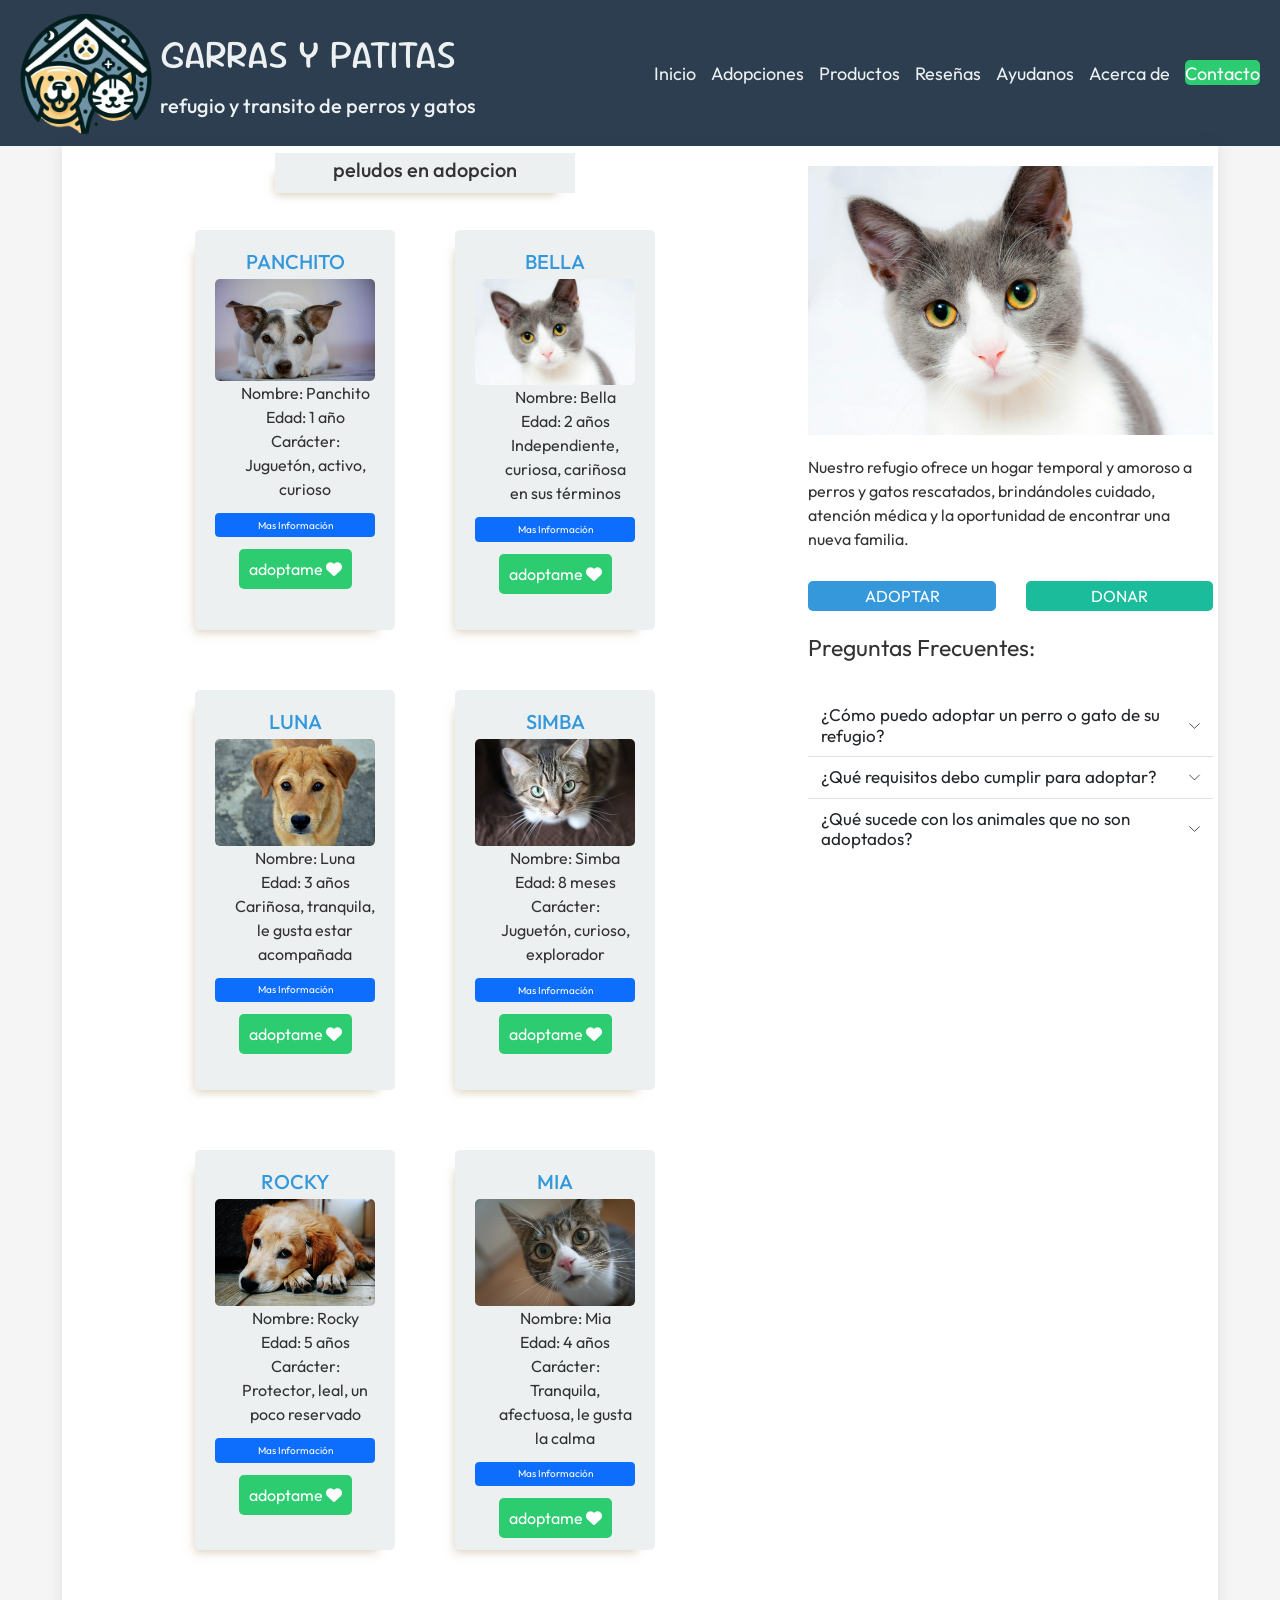
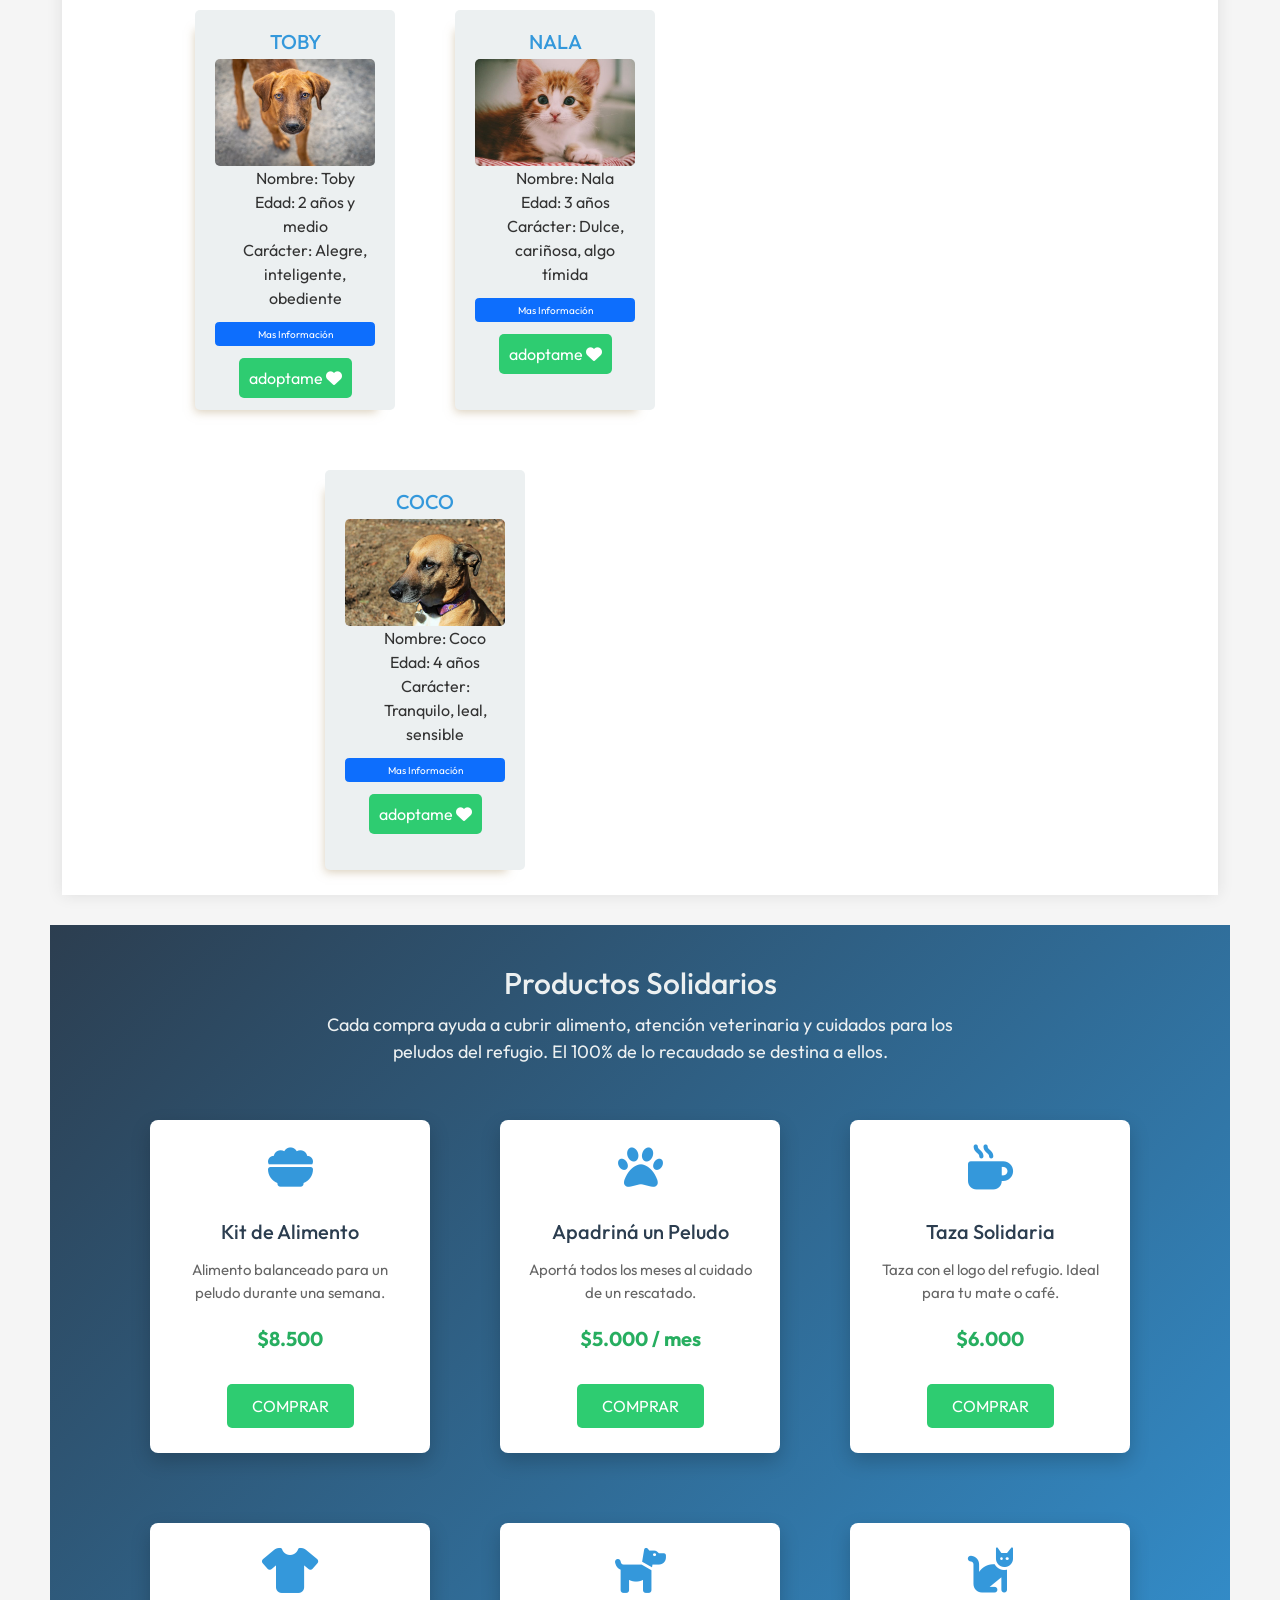
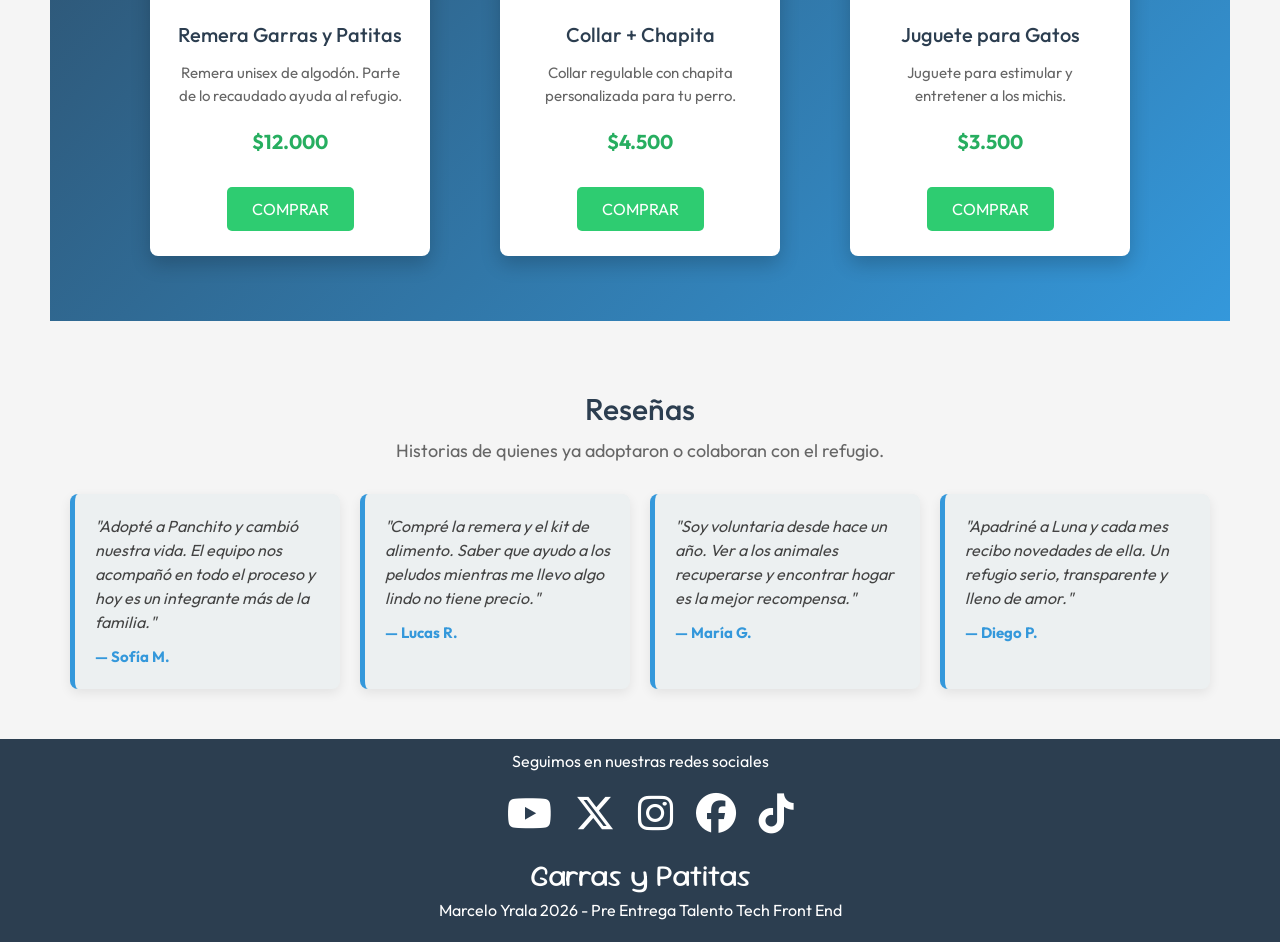
<file: index.html>
<!DOCTYPE html>
<html lang="es">
<head>
    <meta charset="UTF-8">
    <meta name="viewport" content="width=device-width, initial-scale=1.0">
    <title>Garras y Patitas - refugio animal</title>
    <!-- FONT AWESONE -->
    <link rel="stylesheet" href="https://cdnjs.cloudflare.com/ajax/libs/font-awesome/6.6.0/css/all.min.css" integrity="sha512-Kc323vGBEqzTmouAECnVceyQqyqdsSiqLQISBL29aUW4U/M7pSPA/gEUZQqv1cwx4OnYxTxve5UMg5GT6L4JJg==" crossorigin="anonymous" referrerpolicy="no-referrer" />
    <!-- BOOTSTRAP -->
    <link href="https://cdn.jsdelivr.net/npm/bootstrap@5.3.3/dist/css/bootstrap.min.css" rel="stylesheet" integrity="sha384-QWTKZyjpPEjISv5WaRU9OFeRpok6YctnYmDr5pNlyT2bRjXh0JMhjY6hW+ALEwIH" crossorigin="anonymous">
<!-- CUSTOM  CSS -->
     <link rel="stylesheet" href="css/estilos.css">
     <link rel="stylesheet" href="css/responsive.css">
<!-- FAVICON -->
    <link rel="shortcut icon" href="img/favicon.png" type="image/x-icon">
     
</head>


<body>
    <header>
        <div class="logo">
        <a href="index.html"><img src="img/logo1.jpg" alt="logo refugio de mascotas"></a>   
        <div class="textoTitulo">
            <p class="titulo">garras y patitas</p>
        <h1>refugio y transito de perros y gatos</h1>
        </div>
        
        
    </div>
        <nav class="navHeader">
            <ul>
                <li><a class="navLinks" href="index.html">Inicio</a></li>
                <li><a class="navLinks" href="adoptar.html">Adopciones</a></li>
                <li><a class="navLinks" href="index.html#productos">Productos</a></li>
                <li><a class="navLinks" href="index.html#resenas">Reseñas</a></li>
                <li><a class="navLinks" href="ayudar.html">Ayudanos</a></li>
                <li><a class="navLinks" href="nosotros.html">Acerca de</a></li>
                <li><a href="contacto.html" class="btnContacto">Contacto</a></li>
            </ul>
        </nav>

        <div class="navMobile">
          <nav class="navbar bg-azul border-bottom border-body" data-bs-theme="dark">
            <div class="container-fluid">
              <!-- <a class="navbar-brand" href="#">Navbar</a> -->
              <button class="navbar-toggler" type="button" data-bs-toggle="collapse" data-bs-target="#navbarNav" aria-controls="navbarNav" aria-expanded="false" aria-label="Toggle navigation">
                <span class="navbar-toggler-icon"></span>
              </button>
              <div class="collapse navbar-collapse" id="navbarNav">
                <ul class="navbar-nav">
                  <li class="nav-item">
                    <a class="nav-link" href="index.html">Inicio</a>
                  </li>
                  <li class="nav-item">
                    <a class="nav-link" href="index.html#productos">Productos</a>
                  </li>
                  <li class="nav-item">
                    <a class="nav-link" href="index.html#resenas">Reseñas</a>
                  </li>
                  <li class="nav-item">
                    <a class="nav-link active" aria-current="page" href="adoptar.html">Adopcion</a>
                  </li>
                  <li class="nav-item">
                    <a class="nav-link" href="ayudar.html">Ayudanos</a>
                  </li>
                  <li class="nav-item">
                    <a class="nav-link" href="nosotros.html">Acerca de</a>
                  </li>
                  <li class="nav-item">
                    <a class="nav-link" href="contacto.html">Contacto</a>
                  </li>
                </ul>
              </div>
            </div>
          </nav>
        </div>
    </header>
    <main>
   <section id="inicio">
   <!-- <h2>Peludos en adopcion</h2> -->
        <div class="container_flex">
     
<div class="container_cards">
  <div class="peludos"><h3>peludos en adopcion</h3></div>
 
    <article>
        <h2>Panchito</h2> 
        <img src="img/perro2.jpg" alt="foto perro panchito">
        <ul>
          <li>Nombre: Panchito</li>
          <li>Edad: 1 año</li>
          <li>Carácter: Juguetón, activo, curioso</li>
        </ul>
      <!-- Button trigger modal -->
<button type="button" class="btn btn-primary" data-bs-toggle="modal" data-bs-target="#exampleModal">
  Mas Información
</button>
     <!-- Modal -->
<div class="modal fade" id="exampleModal" tabindex="-1" aria-labelledby="exampleModalLabel" aria-hidden="true">
  <div class="modal-dialog">
    <div class="modal-content">
      <div class="modal-header">
        <h1 class="modal-title fs-5" id="exampleModalLabel">Panchito</h1>
        <button type="button" class="btn-close" data-bs-dismiss="modal" aria-label="Close"></button>
      </div>
      <div class="modal-body">
        <p> 
            Nombre: Panchito <br>
Edad: 1 año <br>
Carácter: Juguetón, activo, curioso <br>
Compatibilidad: Aprecia la compañía humana y adora los juegos con niños y adultos. Se lleva bien con otros perros y tiene curiosidad por los gatos, aunque a veces es demasiado enérgico. <br>
Salud: Castrado, vacunado y en perfecto estado de salud <br>
Detalles adicionales: Ideal para una familia activa. Panchito tiene mucha energía y necesita espacio para correr y jugar.

        </p>
      </div>
      <div class="modal-footer">
        
      </div>
    </div>
  </div>
</div>

        <div class="adoptar">
        <a href="adoptar.html">adoptame <i class="fa-solid fa-heart"></i></a>
    </div>
    <!-- ANIMAL 2 -->
      </article>
      <article>
        <h2>Bella</h2> 
        <img src="img/gato1.jpg" alt="foto gato">
        <ul>
          <li>Nombre: Bella</li>
          <li>Edad: 2 años</li>
          <li>Independiente, curiosa, cariñosa en sus términos</li>
        </ul>
      <!-- Button trigger modal -->
<button type="button" class="btn btn-primary" data-bs-toggle="modal" data-bs-target="#exampleModal2">
  Mas Información
</button>
     <!-- Modal -->
<div class="modal fade" id="exampleModal2" tabindex="-1" aria-labelledby="exampleModalLabel2" aria-hidden="true">
  <div class="modal-dialog">
    <div class="modal-content">
      <div class="modal-header">
        <h1 class="modal-title fs-5" id="exampleModalLabel2">Bella</h1>
        <button type="button" class="btn-close" data-bs-dismiss="modal" aria-label="Close"></button>
      </div>
      <div class="modal-body">
        <p> 
            Nombre: Bella <br>
Edad: 2 años <br>
Carácter: Independiente, curiosa, cariñosa en sus términos <br>
Compatibilidad: Le gusta la compañía humana, pero sin agobios. Es tolerante con otros gatos y perros tranquilos. <br>
Salud: Castrada, vacunada y desparasitada <br>
Detalles adicionales: Bella es ideal para una casa sin mucho ruido, y disfruta explorar y tomar el sol cerca de la ventana.


        </p>
      </div>
      <div class="modal-footer">
        
      </div>
    </div>
  </div>
</div>

        <div class="adoptar">
        <a href="adoptar.html">adoptame <i class="fa-solid fa-heart"></i></a>
    </div>
      </article>

      <!-- ANIMAL -->
      <article>
        <h2>Luna</h2> 
        <img src="img/perro1.jpg" alt="foto perro panchito">
        <ul>
          <li>Nombre: Luna</li>
          <li>Edad: 3 años</li>
          <li>Cariñosa, tranquila, le gusta estar acompañada</li>
        </ul>
      <!-- Button trigger modal -->
<button type="button" class="btn btn-primary" data-bs-toggle="modal" data-bs-target="#exampleModal3">
  Mas Información
</button>
     <!-- Modal -->
<div class="modal fade" id="exampleModal3" tabindex="-1" aria-labelledby="exampleModalLabel3" aria-hidden="true">
  <div class="modal-dialog">
    <div class="modal-content">
      <div class="modal-header">
        <h1 class="modal-title fs-5" id="exampleModalLabel3">Luna</h1>
        <button type="button" class="btn-close" data-bs-dismiss="modal" aria-label="Close"></button>
      </div>
      <div class="modal-body">
        <p> 
            Nombre: Luna <br>
            Edad: 3 años <br>
            Carácter: Cariñosa, tranquila, le gusta estar acompañada <br>
            Compatibilidad: Se lleva muy bien con personas de todas las edades, incluyendo niños pequeños. Es amigable con otros perros, pero es un poco tímida con los gatos. <br>
            Salud: Castrada, vacunada y desparasitada <br>
            Detalles adicionales: Disfruta los paseos tranquilos y necesita un hogar donde le dediquen tiempo y compañía.

        </p>
      </div>
      <div class="modal-footer">
        
      </div>
    </div>
  </div>
</div>

        <div class="adoptar">
        <a href="adoptar.html">adoptame <i class="fa-solid fa-heart"></i></a>
    </div>


      </article>
    <!-- ANIMAL -->
      <article>
        <h2>Simba</h2> 
        <img src="img/gato2.jpg" alt="foto gato">
        <ul>
          <li>Nombre: Simba</li>
          <li>Edad: 8 meses</li>
          <li>Carácter: Juguetón, curioso, explorador</li>
        </ul>
      <!-- Button trigger modal -->
<button type="button" class="btn btn-primary" data-bs-toggle="modal" data-bs-target="#exampleModal4">
  Mas Información
</button>
     <!-- Modal -->
<div class="modal fade" id="exampleModal4" tabindex="-1" aria-labelledby="exampleModalLabel" aria-hidden="true">
  <div class="modal-dialog">
    <div class="modal-content">
      <div class="modal-header">
        <h1 class="modal-title fs-5" id="exampleModalLabel">Simba</h1>
        <button type="button" class="btn-close" data-bs-dismiss="modal" aria-label="Close"></button>
      </div>
      <div class="modal-body">
        <p> 
            Nombre: Simba <br>
            Edad: 8 meses <br>
            Carácter: Juguetón, curioso, explorador <br>
            Compatibilidad: Agradable con personas y animales; tiene una actitud muy curiosa y se lleva bien con gatos y perros. <br>
            Salud: Castrado, vacunado y en buena salud <br>
            Detalles adicionales: Simba tiene mucha energía y disfruta jugar, por lo que necesita un hogar que le brinde tiempo para estimularlo.
        </p>
      </div>
      <div class="modal-footer">
        
      </div>
    </div>
  </div>
</div>

        <div class="adoptar">
        <a href="adoptar.html">adoptame <i class="fa-solid fa-heart"></i></a>
    </div>
      </article>

        <!-- ANIMAL -->
      <article>
        <h2>Rocky</h2> 
        <img src="img/perro3.jpg" alt="foto perro">
        <ul>
          <li>Nombre: Rocky</li>
          <li>Edad: 5 años</li>
          <li>Carácter: Protector, leal, un poco reservado</li>
        </ul>
      <!-- Button trigger modal -->
<button type="button" class="btn btn-primary" data-bs-toggle="modal" data-bs-target="#exampleModal5">
  Mas Información
</button>
     <!-- Modal -->
<div class="modal fade" id="exampleModal5" tabindex="-1" aria-labelledby="exampleModalLabel" aria-hidden="true">
  <div class="modal-dialog">
    <div class="modal-content">
      <div class="modal-header">
        <h1 class="modal-title fs-5" id="exampleModalLabel">Panchito</h1>
        <button type="button" class="btn-close" data-bs-dismiss="modal" aria-label="Close"></button>
      </div>
      <div class="modal-body">
        <p> 
            Nombre: Rocky <br>
            Edad: 5 años <br>
            Carácter: Protector, leal, un poco reservado <br>
            Compatibilidad: Es muy fiel y protector con sus cuidadores. Prefiere estar solo o con un par de animales conocidos, ya que puede ser desconfiado al principio. <br>
            Salud: Castrado y vacunado <br>
            Detalles adicionales: Rocky necesita tiempo para confiar en los humanos, por lo que se recomienda que esté con una familia paciente y sin niños pequeños.

        </p>
      </div>
      <div class="modal-footer">
        
      </div>
    </div>
  </div>
</div>

        <div class="adoptar">
        <a href="adoptar.html">adoptame <i class="fa-solid fa-heart"></i></a>
    </div>
      </article>

      <!-- ANIMAL -->
      
      <article>
        <h2>Mia</h2> 
        <img src="img/gato3.jpg" alt="foto gato">
        <ul>
          <li>Nombre: Mia</li>
          <li>Edad: 4 años</li>
          <li>Carácter: Tranquila, afectuosa, le gusta la calma</li>
        </ul>
      <!-- Button trigger modal -->
<button type="button" class="btn btn-primary" data-bs-toggle="modal" data-bs-target="#exampleModal6">
  Mas Información
</button>
     <!-- Modal -->
<div class="modal fade" id="exampleModal6" tabindex="-1" aria-labelledby="exampleModalLabel" aria-hidden="true">
  <div class="modal-dialog">
    <div class="modal-content">
      <div class="modal-header">
        <h1 class="modal-title fs-5" id="exampleModalLabel">Mia</h1>
        <button type="button" class="btn-close" data-bs-dismiss="modal" aria-label="Close"></button>
      </div>
      <div class="modal-body">
        <p> 
            Nombre: Mia <br>
            Edad: 4 años <br>
            Carácter: Tranquila, afectuosa, le gusta la calma <br>
            Compatibilidad: Se lleva bien con los humanos y tolera a otros gatos, pero prefiere un ambiente tranquilo y sin demasiados animales. <br>
            Salud: Castrada y vacunada <br>
            Detalles adicionales: Mia es ideal para una familia que quiera un gato calmado, perfecto para el ambiente de casa.
        </p>
      </div>
      <div class="modal-footer">
        
      </div>
    </div>
  </div>
</div>

        <div class="adoptar">
        <a href="adoptar.html">adoptame <i class="fa-solid fa-heart"></i></a>
    </div>
      </article>

<!-- ANIMAL -->

      <article>
        <h2>Toby</h2> 
        <img src="img/perro4.jpg" alt="foto perro">
        <ul>
          <li>Nombre: Toby</li>
          <li>Edad: 2 años y medio</li>
          <li>Carácter: Alegre, inteligente, obediente</li>
        </ul>
      <!-- Button trigger modal -->
<button type="button" class="btn btn-primary" data-bs-toggle="modal" data-bs-target="#exampleModal7">
  Mas Información
</button>
     <!-- Modal -->
<div class="modal fade" id="exampleModal7" tabindex="-1" aria-labelledby="exampleModalLabel" aria-hidden="true">
  <div class="modal-dialog">
    <div class="modal-content">
      <div class="modal-header">
        <h1 class="modal-title fs-5" id="exampleModalLabel">Toby</h1>
        <button type="button" class="btn-close" data-bs-dismiss="modal" aria-label="Close"></button>
      </div>
      <div class="modal-body">
        Nombre: Toby <br>
Edad: 2 años y medio <br>
Carácter: Alegre, inteligente, obediente <br>
Compatibilidad: Se lleva muy bien con personas y otros perros. Tiene mucha paciencia con niños y se adapta bien a los gatos siempre que se le presente con calma. <br>
Salud: Castrado, vacunado y desparasitado <br>
Detalles adicionales: Toby es fácil de entrenar y le encanta aprender trucos nuevos. Es ideal para una familia que disfrute de actividades al aire libre.

        </p>
      </div>
      <div class="modal-footer">
        
      </div>
    </div>
  </div>
</div>

        <div class="adoptar">
        <a href="adoptar.html">adoptame <i class="fa-solid fa-heart"></i></a>
    </div>
      </article>

        <!-- ANIMAL -->

      <article>
        <h2>Nala</h2> 
        <img src="img/gato4.jpg" alt="foto gato">
        <ul>
          <li>Nombre: Nala</li>
          <li>Edad: 3 años</li>
          <li>Carácter: Dulce, cariñosa, algo tímida</li>
        </ul>
      <!-- Button trigger modal -->
<button type="button" class="btn btn-primary" data-bs-toggle="modal" data-bs-target="#exampleModal8">
  Mas Información
</button>
     <!-- Modal -->
<div class="modal fade" id="exampleModal8" tabindex="-1" aria-labelledby="exampleModalLabel" aria-hidden="true">
  <div class="modal-dialog">
    <div class="modal-content">
      <div class="modal-header">
        <h1 class="modal-title fs-5" id="exampleModalLabel">Panchito</h1>
        <button type="button" class="btn-close" data-bs-dismiss="modal" aria-label="Close"></button>
      </div>
      <div class="modal-body">
        <p> 
            Nombre: Nala <br>
Edad: 3 años <br>
Carácter: Dulce, cariñosa, algo tímida <br>
Compatibilidad: Es muy cariñosa con los humanos, pero necesita tiempo para adaptarse a otros animales. Prefiere estar con uno o dos gatos tranquilos y evita a los perros. <br>
Salud: Castrada y vacunada <br>
Detalles adicionales: Nala disfruta de lugares tranquilos y se adapta mejor a ambientes sin mucho ruido o movimiento. Ideal para una familia que busque un gato afectuoso y calmado.
        </p>
      </div>
      <div class="modal-footer">
        
      </div>
    </div>
  </div>
</div>

        <div class="adoptar">
        <a href="adoptar.html">adoptame <i class="fa-solid fa-heart"></i></a>
    </div>
      </article>

            <!-- ANIMAL -->

      <article>
        <h2>Coco</h2> 
        <img src="img/perro5.jpg" alt="foto perro">
        <ul>
          <li>Nombre: Coco</li>
          <li>Edad: 4 años</li>
          <li>Carácter: Tranquilo, leal, sensible</li>
        </ul>
      <!-- Button trigger modal -->
<button type="button" class="btn btn-primary" data-bs-toggle="modal" data-bs-target="#exampleModal9">
  Mas Información
</button>
     <!-- Modal -->
<div class="modal fade" id="exampleModal9" tabindex="-1" aria-labelledby="exampleModalLabel" aria-hidden="true">
  <div class="modal-dialog">
    <div class="modal-content">
      <div class="modal-header">
        <h1 class="modal-title fs-5" id="exampleModalLabel">Coco</h1>
        <button type="button" class="btn-close" data-bs-dismiss="modal" aria-label="Close"></button>
      </div>
      <div class="modal-body">
        <p> 
            Nombre: Coco <br>
            Edad: 4 años <br>
            Carácter: Tranquilo, leal, sensible <br>
            Compatibilidad: Coco se lleva muy bien con los adultos y disfruta de la compañía de niños tranquilos. No tiene problemas con otros perros, pero prefiere la compañía de humanos a la de otros animales. Se muestra algo reservado con los gatos. <br>
            Salud: Castrado, vacunado y en buena salud <br>
            Detalles adicionales: Coco es ideal para una familia que busque un perro tranquilo y cariñoso, que disfrute de la compañía en casa. Le gusta la rutina y los paseos cortos, y prefiere un ambiente relajado.
        </p>
      </div>
      <div class="modal-footer">
        
      </div>
    </div>
  </div>
</div>

        <div class="adoptar">
        <a href="#">adoptame <i class="fa-solid fa-heart"></i></a>
    </div>
      </article>       
        </div>
        <aside>
                <!-- <div class="carousel">
                    <div id="carouselExample" class="carousel slide">
                        <div class="carousel-inner">
                          <div class="carousel-item active">
                            <img src="img/perro1.jpg" class="d-block w-100" alt="...">
                          </div>
                          <div class="carousel-item">
                            <img src="img/perro2.jpg" class="d-block w-100" alt="...">
                          </div>
                          <div class="carousel-item">
                            <img src="img/gato1.jpg" class="d-block w-100" alt="...">
                          </div>
                        </div>
                        <button class="carousel-control-prev" type="button" data-bs-target="#carouselExample" data-bs-slide="prev">
                          <span class="carousel-control-prev-icon" aria-hidden="true"></span>
                          <span class="visually-hidden">Previous</span>
                        </button>
                        <button class="carousel-control-next" type="button" data-bs-target="#carouselExample" data-bs-slide="next">
                          <span class="carousel-control-next-icon" aria-hidden="true"></span>
                          <span class="visually-hidden">Next</span>
                        </button>
                      </div>
                </div> -->
                <div id="carouselExampleAutoplaying" class="carousel slide" data-bs-ride="carousel">
                  <div class="carousel-inner">
                    <div class="carousel-item active">
                      <img src="img/gato1.jpg" class="d-block w-100" alt="...">
                    </div>
                    <div class="carousel-item">
                      <img src="img/perro1.jpg" class="d-block w-100" alt="...">
                    </div>
                    <div class="carousel-item">
                      <img src="img/perro2.jpg" class="d-block w-100" alt="...">
                    </div>
                    <div class="carousel-item">
                      <img src="img/perro6.jpg" class="d-block w-100" alt="...">
                    </div>
                  </div>
                  <button class="carousel-control-prev" type="button" data-bs-target="#carouselExampleAutoplaying" data-bs-slide="prev">
                    <span class="carousel-control-prev-icon" aria-hidden="true"></span>
                    <span class="visually-hidden">Previous</span>
                  </button>
                  <button class="carousel-control-next" type="button" data-bs-target="#carouselExampleAutoplaying" data-bs-slide="next">
                    <span class="carousel-control-next-icon" aria-hidden="true"></span>
                    <span class="visually-hidden">Next</span>
                  </button>
                </div>
                <p>Nuestro refugio ofrece un hogar temporal y amoroso a perros y gatos rescatados, brindándoles cuidado, atención médica y la oportunidad de encontrar una nueva familia.</p>
                <div class="asideButtons">
                    <a href="contacto.html"class="botonAdoptar">adoptar</a>
                    
                    <a href="#" class="botonDonar">donar</a>
                </div>
                
                <div class="faq"><p>Preguntas Frecuentes:</p></div>
                <div class="accordion accordion-flush" id="accordionFlushExample">
                  <div class="accordion-item">
                    <h2 class="accordion-header">
                      <button class="accordion-button collapsed" type="button" data-bs-toggle="collapse" data-bs-target="#flush-collapseOne" aria-expanded="false" aria-controls="flush-collapseOne">
                        ¿Cómo puedo adoptar un perro o gato de su refugio?
                      </button>
                    </h2>
                    <div id="flush-collapseOne" class="accordion-collapse collapse" data-bs-parent="#accordionFlushExample">
                      <div class="accordion-body">Para adoptar, simplemente visita nuestro refugio o contacta con nosotros a través de nuestro sitio web. Realizaremos una breve entrevista y una visita al hogar para asegurarnos de que el animal sea el adecuado para tu familia.</div>
                    </div>
                  </div>
                  <div class="accordion-item">
                    <h2 class="accordion-header">
                      <button class="accordion-button collapsed" type="button" data-bs-toggle="collapse" data-bs-target="#flush-collapseTwo" aria-expanded="false" aria-controls="flush-collapseTwo">
                        ¿Qué requisitos debo cumplir para adoptar?
                      </button>
                    </h2>
                    <div id="flush-collapseTwo" class="accordion-collapse collapse" data-bs-parent="#accordionFlushExample">
                      <div class="accordion-body">Debes ser mayor de edad, tener un hogar adecuado para el animal y un compromiso de brindarle atención y cariño. Realizamos una pequeña entrevista para conocer tu estilo de vida y asegurarnos de que el animal se adapte bien a tu hogar.</div>
                    </div>
                  </div>
                  <div class="accordion-item">
                    <h2 class="accordion-header">
                      <button class="accordion-button collapsed" type="button" data-bs-toggle="collapse" data-bs-target="#flush-collapseThree" aria-expanded="false" aria-controls="flush-collapseThree">
                        ¿Qué sucede con los animales que no son adoptados?
                      </button>
                    </h2>
                    <div id="flush-collapseThree" class="accordion-collapse collapse" data-bs-parent="#accordionFlushExample">
                      <div class="accordion-body">Los animales que no son adoptados reciben cuidados continuos en nuestro refugio hasta encontrar un hogar adecuado. Nos aseguramos de que cada uno tenga atención médica, cariño y un ambiente seguro.</div>
                    </div>
                  </div>

                  

                </div>
                <iframe class="mapa" src="https://www.google.com/maps?q=Plaza%20de%20Mayo%2C%20Buenos%20Aires&output=embed" width="400" height="300" style="border:0;" allowfullscreen="" loading="lazy" referrerpolicy="no-referrer-when-downgrade"></iframe>

        </aside>
   </section>

   <!-- SECCION PRODUCTOS -->
   <section id="productos" class="productos">
       <h2 class="titulo-seccion">Productos Solidarios</h2>
       <p class="intro-seccion">Cada compra ayuda a cubrir alimento, atención veterinaria y cuidados para los peludos del refugio. El 100% de lo recaudado se destina a ellos.</p>
       <div class="cards-productos">
           <article class="card-producto">
               <i class="fa-solid fa-bowl-food" aria-hidden="true"></i>
               <h3>Kit de Alimento</h3>
               <p>Alimento balanceado para un peludo durante una semana.</p>
               <p class="precio">$8.500</p>
               <a href="contacto.html?producto=Kit%20de%20Alimento" class="btn-comprar">Comprar</a>
           </article>
           <article class="card-producto">
               <i class="fa-solid fa-paw" aria-hidden="true"></i>
               <h3>Apadriná un Peludo</h3>
               <p>Aportá todos los meses al cuidado de un rescatado.</p>
               <p class="precio">$5.000 / mes</p>
               <a href="contacto.html?producto=Apadrin%C3%A1%20un%20Peludo" class="btn-comprar">Comprar</a>
           </article>
           <article class="card-producto">
               <i class="fa-solid fa-mug-hot" aria-hidden="true"></i>
               <h3>Taza Solidaria</h3>
               <p>Taza con el logo del refugio. Ideal para tu mate o café.</p>
               <p class="precio">$6.000</p>
               <a href="contacto.html?producto=Taza%20Solidaria" class="btn-comprar">Comprar</a>
           </article>
           <article class="card-producto">
               <i class="fa-solid fa-shirt" aria-hidden="true"></i>
               <h3>Remera Garras y Patitas</h3>
               <p>Remera unisex de algodón. Parte de lo recaudado ayuda al refugio.</p>
               <p class="precio">$12.000</p>
               <a href="contacto.html?producto=Remera%20Garras%20y%20Patitas" class="btn-comprar">Comprar</a>
           </article>
           <article class="card-producto">
               <i class="fa-solid fa-dog" aria-hidden="true"></i>
               <h3>Collar + Chapita</h3>
               <p>Collar regulable con chapita personalizada para tu perro.</p>
               <p class="precio">$4.500</p>
               <a href="contacto.html?producto=Collar%20y%20Chapita" class="btn-comprar">Comprar</a>
           </article>
           <article class="card-producto">
               <i class="fa-solid fa-cat" aria-hidden="true"></i>
               <h3>Juguete para Gatos</h3>
               <p>Juguete para estimular y entretener a los michis.</p>
               <p class="precio">$3.500</p>
               <a href="contacto.html?producto=Juguete%20para%20Gatos" class="btn-comprar">Comprar</a>
           </article>
       </div>
   </section>

   <!-- SECCION RESEÑAS -->
   <section id="resenas" class="resenas">
       <h2 class="titulo-seccion">Reseñas</h2>
       <p class="intro-seccion">Historias de quienes ya adoptaron o colaboran con el refugio.</p>
       <div class="grid-resenas">
           <blockquote class="resena">
               <p>"Adopté a Panchito y cambió nuestra vida. El equipo nos acompañó en todo el proceso y hoy es un integrante más de la familia."</p>
               <cite>— Sofía M.</cite>
           </blockquote>
           <blockquote class="resena">
               <p>"Compré la remera y el kit de alimento. Saber que ayudo a los peludos mientras me llevo algo lindo no tiene precio."</p>
               <cite>— Lucas R.</cite>
           </blockquote>
           <blockquote class="resena">
               <p>"Soy voluntaria desde hace un año. Ver a los animales recuperarse y encontrar hogar es la mejor recompensa."</p>
               <cite>— María G.</cite>
           </blockquote>
           <blockquote class="resena">
               <p>"Apadriné a Luna y cada mes recibo novedades de ella. Un refugio serio, transparente y lleno de amor."</p>
               <cite>— Diego P.</cite>
           </blockquote>
       </div>
   </section>

    </main>

    

    <footer>
      <p>Seguimos en nuestras redes sociales</p>

      <nav class="sociales">
        <ul>
          <li><a href="#"><i class="fa-brands fa-youtube"></i></a></i></li>
          <li><a href="#"><i class="fa-brands fa-x-twitter"></i></a></i></li>
          <li><a href="#"><i class="fa-brands fa-instagram"></i></a></li>
          <li><a href="#"><i class="fa-brands fa-facebook"></i></a></li>
          <li><a href="#"><i class="fa-brands fa-tiktok"></i></a></li>
        </ul>
      </nav>
      <div class="logoFooter">
        Garras y Patitas
      </div>
        <p>Marcelo Yrala 2026 - Pre Entrega Talento Tech Front End</p>
    </footer>

   
    <script src="https://cdn.jsdelivr.net/npm/@popperjs/core@2.11.8/dist/umd/popper.min.js" integrity="sha384-I7E8VVD/ismYTF4hNIPjVp/Zjvgyol6VFvRkX/vR+Vc4jQkC+hVqc2pM8ODewa9r" crossorigin="anonymous"></script>
<script src="https://cdn.jsdelivr.net/npm/bootstrap@5.3.3/dist/js/bootstrap.min.js" integrity="sha384-0pUGZvbkm6XF6gxjEnlmuGrJXVbNuzT9qBBavbLwCsOGabYfZo0T0to5eqruptLy" crossorigin="anonymous"></script>



<script src="js/script.js"></script>
</body>
</html>
</file>
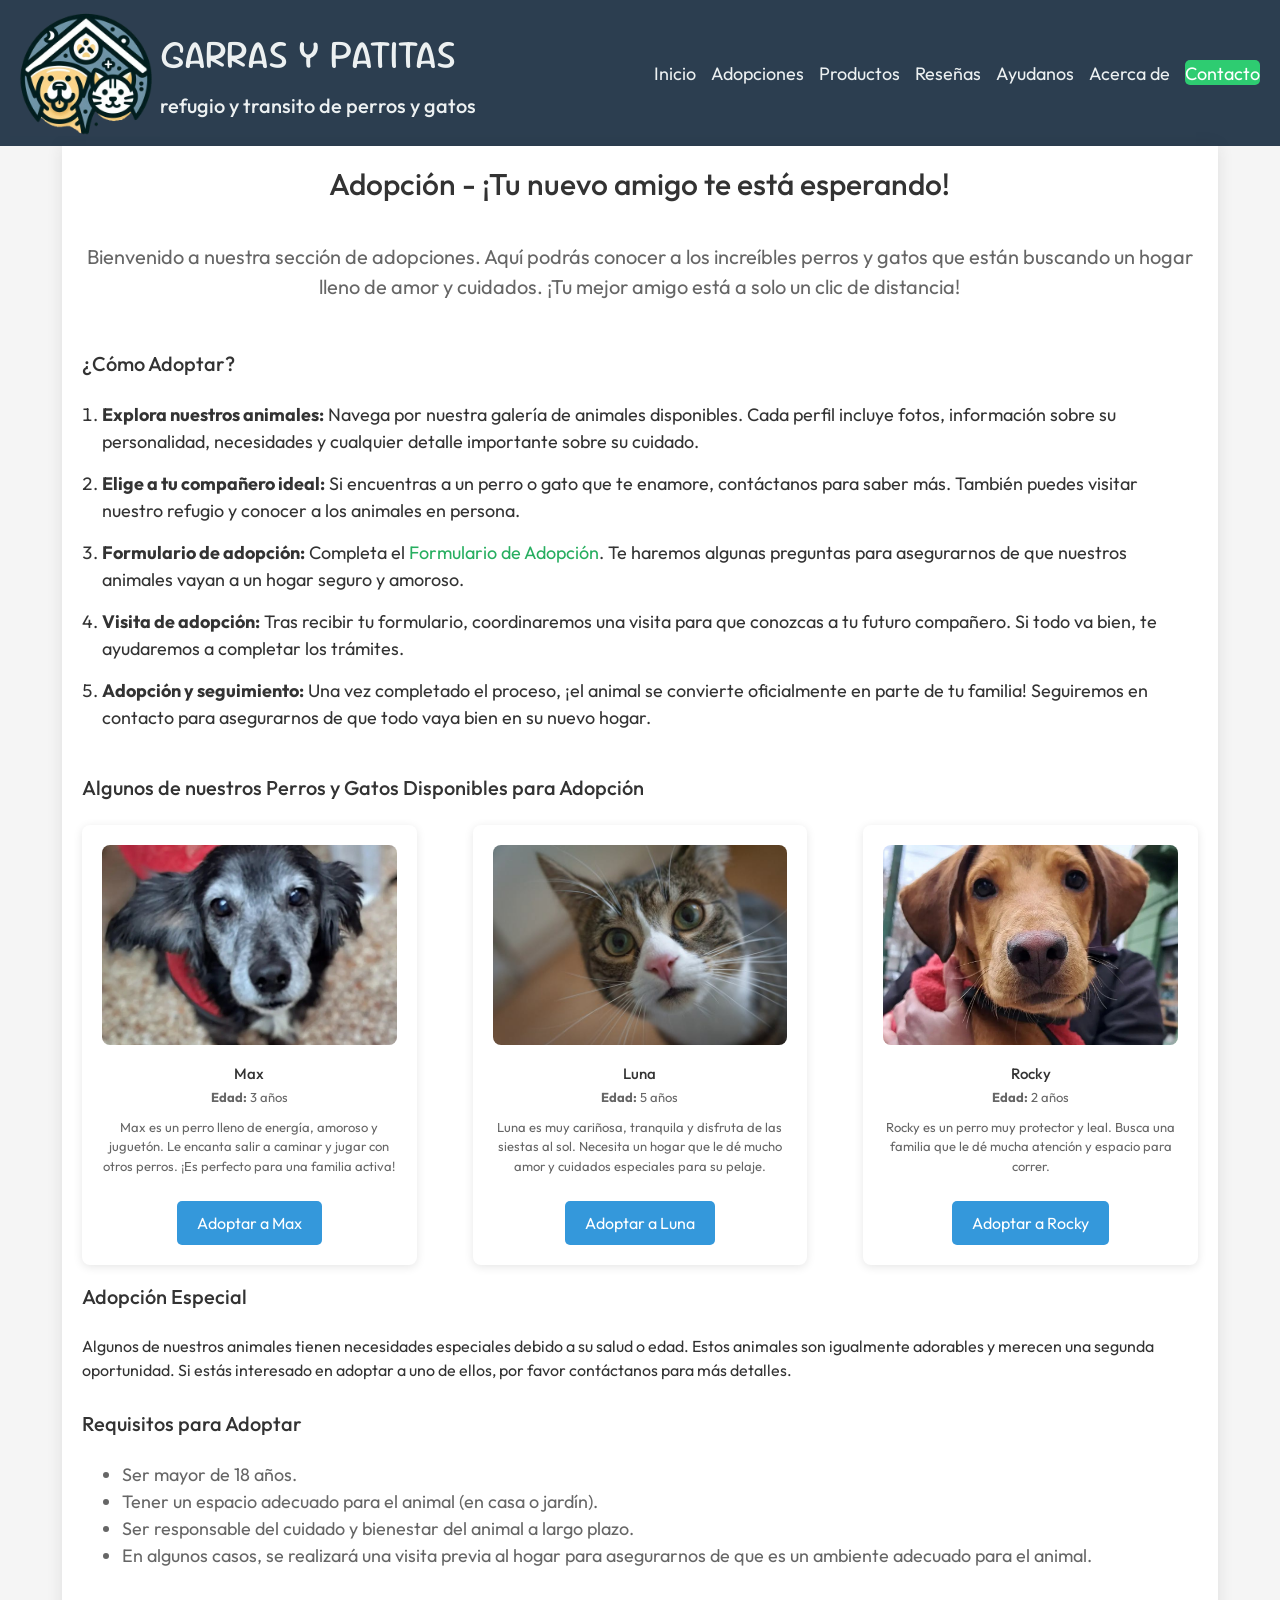
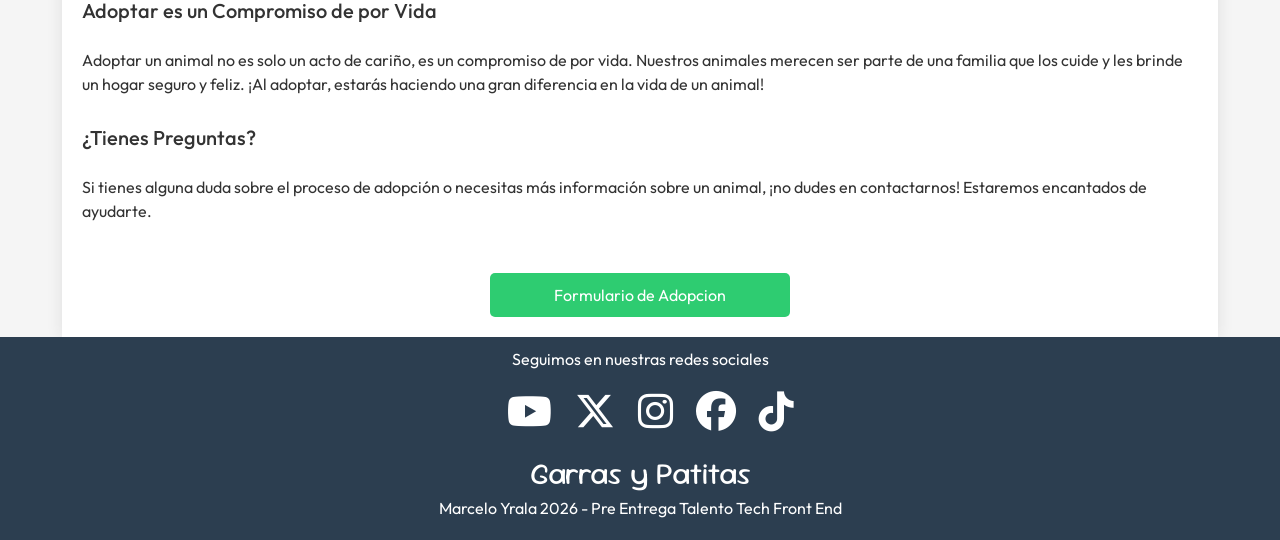
<file: adoptar.html>
<!DOCTYPE html>
<html lang="es">
<head>
    <meta charset="UTF-8">
    <meta name="viewport" content="width=device-width, initial-scale=1.0">
    <title>Garras y Patitas - refugio animal</title>
    <!-- FONT AWESONE -->
    <link rel="stylesheet" href="https://cdnjs.cloudflare.com/ajax/libs/font-awesome/6.6.0/css/all.min.css" integrity="sha512-Kc323vGBEqzTmouAECnVceyQqyqdsSiqLQISBL29aUW4U/M7pSPA/gEUZQqv1cwx4OnYxTxve5UMg5GT6L4JJg==" crossorigin="anonymous" referrerpolicy="no-referrer" />
    <!-- BOOTSTRAP -->
    <link href="https://cdn.jsdelivr.net/npm/bootstrap@5.3.3/dist/css/bootstrap.min.css" rel="stylesheet" integrity="sha384-QWTKZyjpPEjISv5WaRU9OFeRpok6YctnYmDr5pNlyT2bRjXh0JMhjY6hW+ALEwIH" crossorigin="anonymous">
<!-- CUSTOM  CSS -->
     <link rel="stylesheet" href="css/estilos.css">
     <link rel="stylesheet" href="css/responsive.css">
<!-- FAVICON -->
    <link rel="shortcut icon" href="img/favicon.png" type="image/x-icon">
     
</head>


<body>
    <header>
        <div class="logo">
        <a href="index.html"><img src="img/logo1.jpg" alt="logo refugio de mascotas"></a>   
        <div class="textoTitulo">
            <p class="titulo">garras y patitas</p>
        <h1>refugio y transito de perros y gatos</h1>
        </div>
        
        
    </div>
        <nav class="navHeader">
            <ul>
                <li><a class="navLinks" href="index.html">Inicio</a></li>
                <li><a class="navLinks" href="adoptar.html">Adopciones</a></li>
                <li><a class="navLinks" href="index.html#productos">Productos</a></li>
                <li><a class="navLinks" href="index.html#resenas">Reseñas</a></li>
                <li><a class="navLinks" href="ayudar.html">Ayudanos</a></li>
                <li><a class="navLinks" href="nosotros.html">Acerca de</a></li>
                <li><a href="contacto.html" class="btnContacto">Contacto</a></li>
            </ul>
        </nav>
        <div class="navMobile">
          <nav class="navbar bg-azul border-bottom border-body" data-bs-theme="dark">
            <div class="container-fluid">
              <!-- <a class="navbar-brand" href="#">Navbar</a> -->
              <button class="navbar-toggler" type="button" data-bs-toggle="collapse" data-bs-target="#navbarNav" aria-controls="navbarNav" aria-expanded="false" aria-label="Toggle navigation">
                <span class="navbar-toggler-icon"></span>
              </button>
              <div class="collapse navbar-collapse" id="navbarNav">
                <ul class="navbar-nav">
                  <li class="nav-item">
                    <a class="nav-link" href="index.html">Inicio</a>
                  </li>
                  <li class="nav-item">
                    <a class="nav-link" href="index.html#productos">Productos</a>
                  </li>
                  <li class="nav-item">
                    <a class="nav-link" href="index.html#resenas">Reseñas</a>
                  </li>
                  <li class="nav-item">
                    <a class="nav-link active" aria-current="page" href="adoptar.html">Adopcion</a>
                  </li>
                  <li class="nav-item">
                    <a class="nav-link" href="ayudar.html">Ayudanos</a>
                  </li>
                  <li class="nav-item">
                    <a class="nav-link" href="nosotros.html">Acerca de</a>
                  </li>
                  <li class="nav-item">
                    <a class="nav-link" href="contacto.html">Contacto</a>
                  </li>
                </ul>
              </div>
            </div>
          </nav>
        </div>
    </header>
    <main>
        <section class="adopcion">
            <div class="container-adopciones">
              <h1 class="titulo-adopcion">Adopción - ¡Tu nuevo amigo te está esperando!</h1>
              
              <p class="intro">Bienvenido a nuestra sección de adopciones. Aquí podrás conocer a los increíbles perros y gatos que están buscando un hogar lleno de amor y cuidados. ¡Tu mejor amigo está a solo un clic de distancia!</p>
          
              <h2>¿Cómo Adoptar?</h2>
              <ol class="pasos-adopcion">
                <li><strong>Explora nuestros animales:</strong> Navega por nuestra galería de animales disponibles. Cada perfil incluye fotos, información sobre su personalidad, necesidades y cualquier detalle importante sobre su cuidado.</li>
                <li><strong>Elige a tu compañero ideal:</strong> Si encuentras a un perro o gato que te enamore, contáctanos para saber más. También puedes visitar nuestro refugio y conocer a los animales en persona.</li>
                <li><strong>Formulario de adopción:</strong> Completa el <a href="#formAdopcion" class="enlace-formulario">Formulario de Adopción</a>. Te haremos algunas preguntas para asegurarnos de que nuestros animales vayan a un hogar seguro y amoroso.</li>
                <li><strong>Visita de adopción:</strong> Tras recibir tu formulario, coordinaremos una visita para que conozcas a tu futuro compañero. Si todo va bien, te ayudaremos a completar los trámites.</li>
                <li><strong>Adopción y seguimiento:</strong> Una vez completado el proceso, ¡el animal se convierte oficialmente en parte de tu familia! Seguiremos en contacto para asegurarnos de que todo vaya bien en su nuevo hogar.</li>
              </ol>
          
              <h2>Algunos de nuestros Perros y Gatos Disponibles para Adopción</h2>
              <div class="galeria-adopcion">
                <div class="animal">
                  <img src="img/dog3.png" alt="Max" class="foto-animal">
                  <h3>Max</h3>
                  <p><strong>Edad:</strong> 3 años</p>
                  <p>Max es un perro lleno de energía, amoroso y juguetón. Le encanta salir a caminar y jugar con otros perros. ¡Es perfecto para una familia activa!</p>
                  <a href="#formAdopcion" class="btn-adoptar">Adoptar a Max</a>
                </div>
                <div class="animal">
                  <img src="img/gato3.jpg" alt="Luna" class="foto-animal">
                  <h3>Luna</h3>
                  <p><strong>Edad:</strong> 5 años</p>
                  <p>Luna es muy cariñosa, tranquila y disfruta de las siestas al sol. Necesita un hogar que le dé mucho amor y cuidados especiales para su pelaje.</p>
                  <a href="##formAdopcion" class="btn-adoptar">Adoptar a Luna</a>
                </div>
                <div class="animal">
                  <img src="img/dog5.png" alt="Rocky" class="foto-animal">
                  <h3>Rocky</h3>
                  <p><strong>Edad:</strong> 2 años</p>
                  <p>Rocky es un perro muy protector y leal. Busca una familia que le dé mucha atención y espacio para correr.</p>
                  <a href="#formAdopcion" class="btn-adoptar">Adoptar a Rocky</a>
                </div>
                <!-- Repite el bloque para más animales disponibles -->
              </div>
          
              <h2>Adopción Especial</h2>
              <p>Algunos de nuestros animales tienen necesidades especiales debido a su salud o edad. Estos animales son igualmente adorables y merecen una segunda oportunidad. Si estás interesado en adoptar a uno de ellos, por favor contáctanos para más detalles.</p>
          
              <h2>Requisitos para Adoptar</h2>
              <ul class="requisitos">
                <li>Ser mayor de 18 años.</li>
                <li>Tener un espacio adecuado para el animal (en casa o jardín).</li>
                <li>Ser responsable del cuidado y bienestar del animal a largo plazo.</li>
                <li>En algunos casos, se realizará una visita previa al hogar para asegurarnos de que es un ambiente adecuado para el animal.</li>
              </ul>
          
              <h2>Adoptar es un Compromiso de por Vida</h2>
              <p>Adoptar un animal no es solo un acto de cariño, es un compromiso de por vida. Nuestros animales merecen ser parte de una familia que los cuide y les brinde un hogar seguro y feliz. ¡Al adoptar, estarás haciendo una gran diferencia en la vida de un animal!</p>
          
              <h2>¿Tienes Preguntas?</h2>
              <p>Si tienes alguna duda sobre el proceso de adopción o necesitas más información sobre un animal, ¡no dudes en contactarnos! Estaremos encantados de ayudarte.</p>
          <div class="divContacto">
              <a href="#formulario-contacto" class="btn-contacto" id="formAdopcion" data-bs-toggle="modal" data-bs-target="#staticBackdrop">Formulario de Adopcion</a></div>
            </div>


<!-- Modal -->
<div class="modal fade modal-lg" id="staticBackdrop" data-bs-backdrop="static" data-bs-keyboard="false" tabindex="-1" aria-labelledby="staticBackdropLabel"  aria-hidden="true">
  <div class="modal-dialog modal-dialog-scrollable">
    <div class="modal-content">
      <div class="modal-header">
        <h1 class="modal-title fs-5" id="staticBackdropLabel">Formulario Adopcion</h1>
        <button type="button" class="btn-close" data-bs-dismiss="modal" aria-label="Close"></button>
      </div>
      <div class="modal-body">
        <!-- <section class="formulario-adopcion" id="formulario"> -->
          <div class="container">
            <h2>Formulario de Adopción</h2>
            <p>Gracias por considerar la adopción de uno de nuestros peluditos. Por favor, completa este formulario para iniciar el proceso de adopción.</p>
            
            <form action="https://formspree.io/f/mrpeylae" method="POST" class="formulario">
              <!-- Información personal -->
              <h3>Información Personal</h3>
              <div class="campo">
                <label for="nombre">Nombre Completo</label>
                <input type="text" id="nombre" name="nombre" required>
              </div>
              
              <div class="campo">
                <label for="email">Correo Electrónico</label>
                <input type="email" id="email" name="email" required>
              </div>
        
              <div class="campo">
                <label for="telefono">Número de Teléfono</label>
                <input type="tel" id="telefono" name="telefono" required>
              </div>
        
              <div class="campo">
                <label for="direccion">Dirección Completa</label>
                <input type="text" id="direccion" name="direccion" required>
              </div>
        
              <!-- Información sobre el hogar -->
              <h3>Información sobre tu hogar</h3>
              <div class="campo">
                <label for="tipo-casa">¿Vives en una casa o departamento?</label>
                <select id="tipo-casa" name="tipo-casa" required>
                  <option value="">Selecciona una opción</option>
                  <option value="Casa">Casa</option>
                  <option value="Departamento">Departamento</option>
                </select>
              </div>
        
              <div class="campo">
                <label for="espacio">¿Tienes espacio suficiente para un animal (jardín, patio, etc.)?</label>
                <select id="espacio" name="espacio" required>
                  <option value="">Selecciona una opción</option>
                  <option value="Sí">Sí</option>
                  <option value="No">No</option>
                </select>
              </div>
        
              <div class="campo">
                <label for="personas-en-casa">¿Cuántas personas viven en tu hogar?</label>
                <input type="number" id="personas-en-casa" name="personas-en-casa" required>
              </div>
        
              <div class="campo">
                <label for="otros-animales">¿Tienes otros animales en casa?</label>
                <select id="otros-animales" name="otros-animales" required>
                  <option value="">Selecciona una opción</option>
                  <option value="Sí">Sí</option>
                  <option value="No">No</option>
                </select>
              </div>
        
              <!-- Información sobre el animal -->
              <h3>Información sobre el animal que deseas adoptar</h3>
              <div class="campo">
                <label for="nombre-animal">Nombre del animal que deseas adoptar</label>
                <input type="text" id="nombre-animal" name="nombre-animal" required>
              </div>
        
              <div class="campo">
                <label for="razon-adopcion">¿Por qué deseas adoptar a este animal?</label>
                <textarea id="razon-adopcion" name="razon-adopcion" required></textarea>
              </div>
        
              <div class="campo">
                <label for="experiencia">¿Tienes experiencia previa con animales?</label>
                <select id="experiencia" name="experiencia" required>
                  <option value="">Selecciona una opción</option>
                  <option value="Sí">Sí</option>
                  <option value="No">No</option>
                </select>
              </div>
        
              <!-- Compromiso -->
              <div class="campo">
                <label for="compromiso">
                  <input type="checkbox" id="compromiso" name="compromiso" required>
                  Acepto el compromiso de cuidar al animal adoptado de manera responsable.
                </label>
              </div>
        
              <!-- Enviar formulario -->
              <div class="campo">
                <button type="submit" class="btn-enviar">Enviar Solicitud</button>
              </div>
            </form>
          </div>
        </section>
      </div>
      <div class="modal-footer">

      </div>
    </div>
  </div>
</div>
          </section>

    </main>

    

    <footer>
      <p>Seguimos en nuestras redes sociales</p>

      <nav class="sociales">
        <ul>
          <li><a href="#"><i class="fa-brands fa-youtube"></i></a></i></li>
          <li><a href="#"><i class="fa-brands fa-x-twitter"></i></a></i></li>
          <li><a href="#"><i class="fa-brands fa-instagram"></i></a></li>
          <li><a href="#"><i class="fa-brands fa-facebook"></i></a></li>
          <li><a href="#"><i class="fa-brands fa-tiktok"></i></a></li>
        </ul>
      </nav>
      <div class="logoFooter">
        Garras y Patitas
      </div>
        <p>Marcelo Yrala 2026 - Pre Entrega Talento Tech Front End</p>
    </footer>

   
    <script src="https://cdn.jsdelivr.net/npm/@popperjs/core@2.11.8/dist/umd/popper.min.js" integrity="sha384-I7E8VVD/ismYTF4hNIPjVp/Zjvgyol6VFvRkX/vR+Vc4jQkC+hVqc2pM8ODewa9r" crossorigin="anonymous"></script>
<script src="https://cdn.jsdelivr.net/npm/bootstrap@5.3.3/dist/js/bootstrap.min.js" integrity="sha384-0pUGZvbkm6XF6gxjEnlmuGrJXVbNuzT9qBBavbLwCsOGabYfZo0T0to5eqruptLy" crossorigin="anonymous"></script>



<script src="js/script.js"></script>
</body>
</html>
</file>
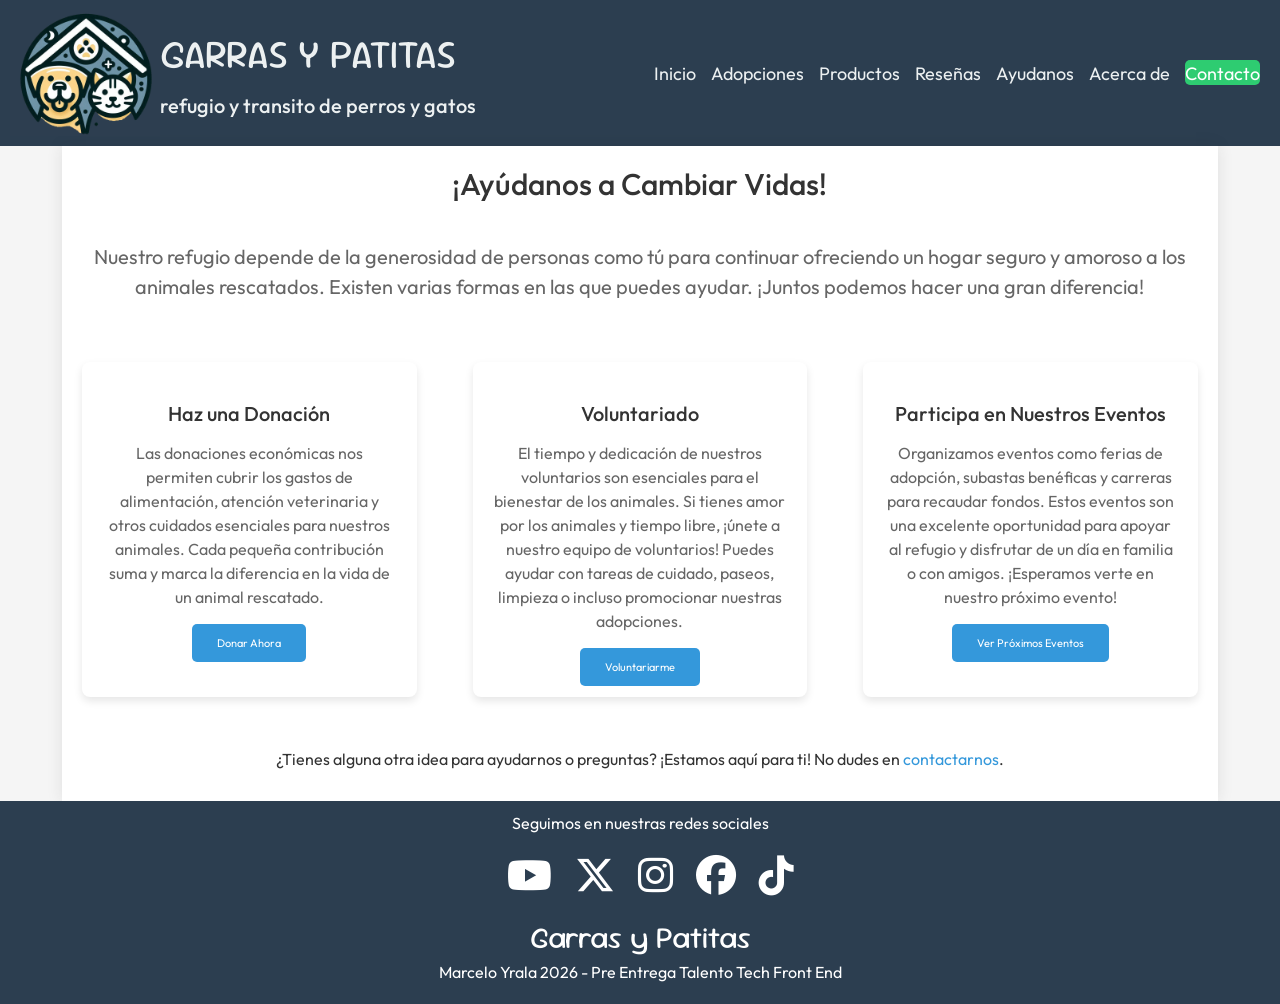
<file: ayudar.html>
<!DOCTYPE html>
<html lang="es">
<head>
    <meta charset="UTF-8">
    <meta name="viewport" content="width=device-width, initial-scale=1.0">
    <title>Garras y Patitas - refugio animal</title>
    <!-- FONT AWESONE -->
    <link rel="stylesheet" href="https://cdnjs.cloudflare.com/ajax/libs/font-awesome/6.6.0/css/all.min.css" integrity="sha512-Kc323vGBEqzTmouAECnVceyQqyqdsSiqLQISBL29aUW4U/M7pSPA/gEUZQqv1cwx4OnYxTxve5UMg5GT6L4JJg==" crossorigin="anonymous" referrerpolicy="no-referrer" />
    <!-- BOOTSTRAP -->
    <link href="https://cdn.jsdelivr.net/npm/bootstrap@5.3.3/dist/css/bootstrap.min.css" rel="stylesheet" integrity="sha384-QWTKZyjpPEjISv5WaRU9OFeRpok6YctnYmDr5pNlyT2bRjXh0JMhjY6hW+ALEwIH" crossorigin="anonymous">
<!-- CUSTOM  CSS -->
     <link rel="stylesheet" href="css/estilos.css">
     <link rel="stylesheet" href="css/responsive.css">
<!-- FAVICON -->
    <link rel="shortcut icon" href="img/favicon.png" type="image/x-icon">
     
</head>


<body>
    <header>
        <div class="logo">
        <a href="index.html"><img src="img/logo1.jpg" alt="logo refugio de mascotas"></a>   
        <div class="textoTitulo">
            <p class="titulo">garras y patitas</p>
        <h1>refugio y transito de perros y gatos</h1>
        </div>
        
        
    </div>
        <nav class="navHeader">
            <ul>
                <li><a class="navLinks" href="index.html">Inicio</a></li>
                <li><a class="navLinks" href="adoptar.html">Adopciones</a></li>
                <li><a class="navLinks" href="index.html#productos">Productos</a></li>
                <li><a class="navLinks" href="index.html#resenas">Reseñas</a></li>
                <li><a class="navLinks" href="ayudar.html">Ayudanos</a></li>
                <li><a class="navLinks" href="nosotros.html">Acerca de</a></li>
                <li><a href="contacto.html" class="btnContacto">Contacto</a></li>
            </ul>
        </nav>
        <div class="navMobile">
          <nav class="navbar bg-azul border-bottom border-body" data-bs-theme="dark">
            <div class="container-fluid">
              <!-- <a class="navbar-brand" href="#">Navbar</a> -->
              <button class="navbar-toggler" type="button" data-bs-toggle="collapse" data-bs-target="#navbarNav" aria-controls="navbarNav" aria-expanded="false" aria-label="Toggle navigation">
                <span class="navbar-toggler-icon"></span>
              </button>
              <div class="collapse navbar-collapse" id="navbarNav">
                <ul class="navbar-nav">
                  <li class="nav-item">
                    <a class="nav-link" href="index.html">Inicio</a>
                  </li>
                  <li class="nav-item">
                    <a class="nav-link" href="index.html#productos">Productos</a>
                  </li>
                  <li class="nav-item">
                    <a class="nav-link" href="index.html#resenas">Reseñas</a>
                  </li>
                  <li class="nav-item">
                    <a class="nav-link" aria-current="page" href="adoptar.html">Adopcion</a>
                  </li>
                  <li class="nav-item">
                    <a class="nav-link active" href="ayudar.html">Ayudanos</a>
                  </li>
                  <li class="nav-item">
                    <a class="nav-link" href="nosotros.html">Acerca de</a>
                  </li>
                  <li class="nav-item">
                    <a class="nav-link" href="contacto.html">Contacto</a>
                  </li>
                </ul>
              </div>
            </div>
          </nav>
        </div>
    </header>
    <main>
        <section class="ayudanos" id="ayudanos">
            <div class="container-adopciones">
              <h2 class="titulo-ayudanos">¡Ayúdanos a Cambiar Vidas!</h2>
              <p class="intro-ayudanos">Nuestro refugio depende de la generosidad de personas como tú para continuar ofreciendo un hogar seguro y amoroso a los animales rescatados. Existen varias formas en las que puedes ayudar. ¡Juntos podemos hacer una gran diferencia!</p>
          
              <div class="opciones-ayuda">
                <div class="opcion">
                  <h3>Haz una Donación</h3>
                  <p>Las donaciones económicas nos permiten cubrir los gastos de alimentación, atención veterinaria y otros cuidados esenciales para nuestros animales. Cada pequeña contribución suma y marca la diferencia en la vida de un animal rescatado.</p>
                  <a href="#donaciones" class="btn-donacion">Donar Ahora</a>
                </div>
          
                <div class="opcion">
                  <h3>Voluntariado</h3>
                  <p>El tiempo y dedicación de nuestros voluntarios son esenciales para el bienestar de los animales. Si tienes amor por los animales y tiempo libre, ¡únete a nuestro equipo de voluntarios! Puedes ayudar con tareas de cuidado, paseos, limpieza o incluso promocionar nuestras adopciones.</p>
                  <a href="#formulario-voluntariado" class="btn-voluntariado">Voluntariarme</a>
                </div>
          
                <div class="opcion">
                  <h3>Participa en Nuestros Eventos</h3>
                  <p>Organizamos eventos como ferias de adopción, subastas benéficas y carreras para recaudar fondos. Estos eventos son una excelente oportunidad para apoyar al refugio y disfrutar de un día en familia o con amigos. ¡Esperamos verte en nuestro próximo evento!</p>
                  <a href="#eventos" class="btn-eventos">Ver Próximos Eventos</a>
                </div>
              </div>
              <div class="info-contacto">
                <p>¿Tienes alguna otra idea para ayudarnos o preguntas? ¡Estamos aquí para ti! No dudes en <a href="#formulario-contacto" class="enlace-contacto">contactarnos</a>.</p>
              </div>

    </main>

    

    <footer>
      <p>Seguimos en nuestras redes sociales</p>

      <nav class="sociales">
        <ul>
          <li><a href="#"><i class="fa-brands fa-youtube"></i></a></i></li>
          <li><a href="#"><i class="fa-brands fa-x-twitter"></i></a></i></li>
          <li><a href="#"><i class="fa-brands fa-instagram"></i></a></li>
          <li><a href="#"><i class="fa-brands fa-facebook"></i></a></li>
          <li><a href="#"><i class="fa-brands fa-tiktok"></i></a></li>
        </ul>
      </nav>
      <div class="logoFooter">
        Garras y Patitas
      </div>
        <p>Marcelo Yrala 2026 - Pre Entrega Talento Tech Front End</p>
    </footer>

   
    <script src="https://cdn.jsdelivr.net/npm/@popperjs/core@2.11.8/dist/umd/popper.min.js" integrity="sha384-I7E8VVD/ismYTF4hNIPjVp/Zjvgyol6VFvRkX/vR+Vc4jQkC+hVqc2pM8ODewa9r" crossorigin="anonymous"></script>
<script src="https://cdn.jsdelivr.net/npm/bootstrap@5.3.3/dist/js/bootstrap.min.js" integrity="sha384-0pUGZvbkm6XF6gxjEnlmuGrJXVbNuzT9qBBavbLwCsOGabYfZo0T0to5eqruptLy" crossorigin="anonymous"></script>



<script src="js/script.js"></script>
</body>
</html>
</file>
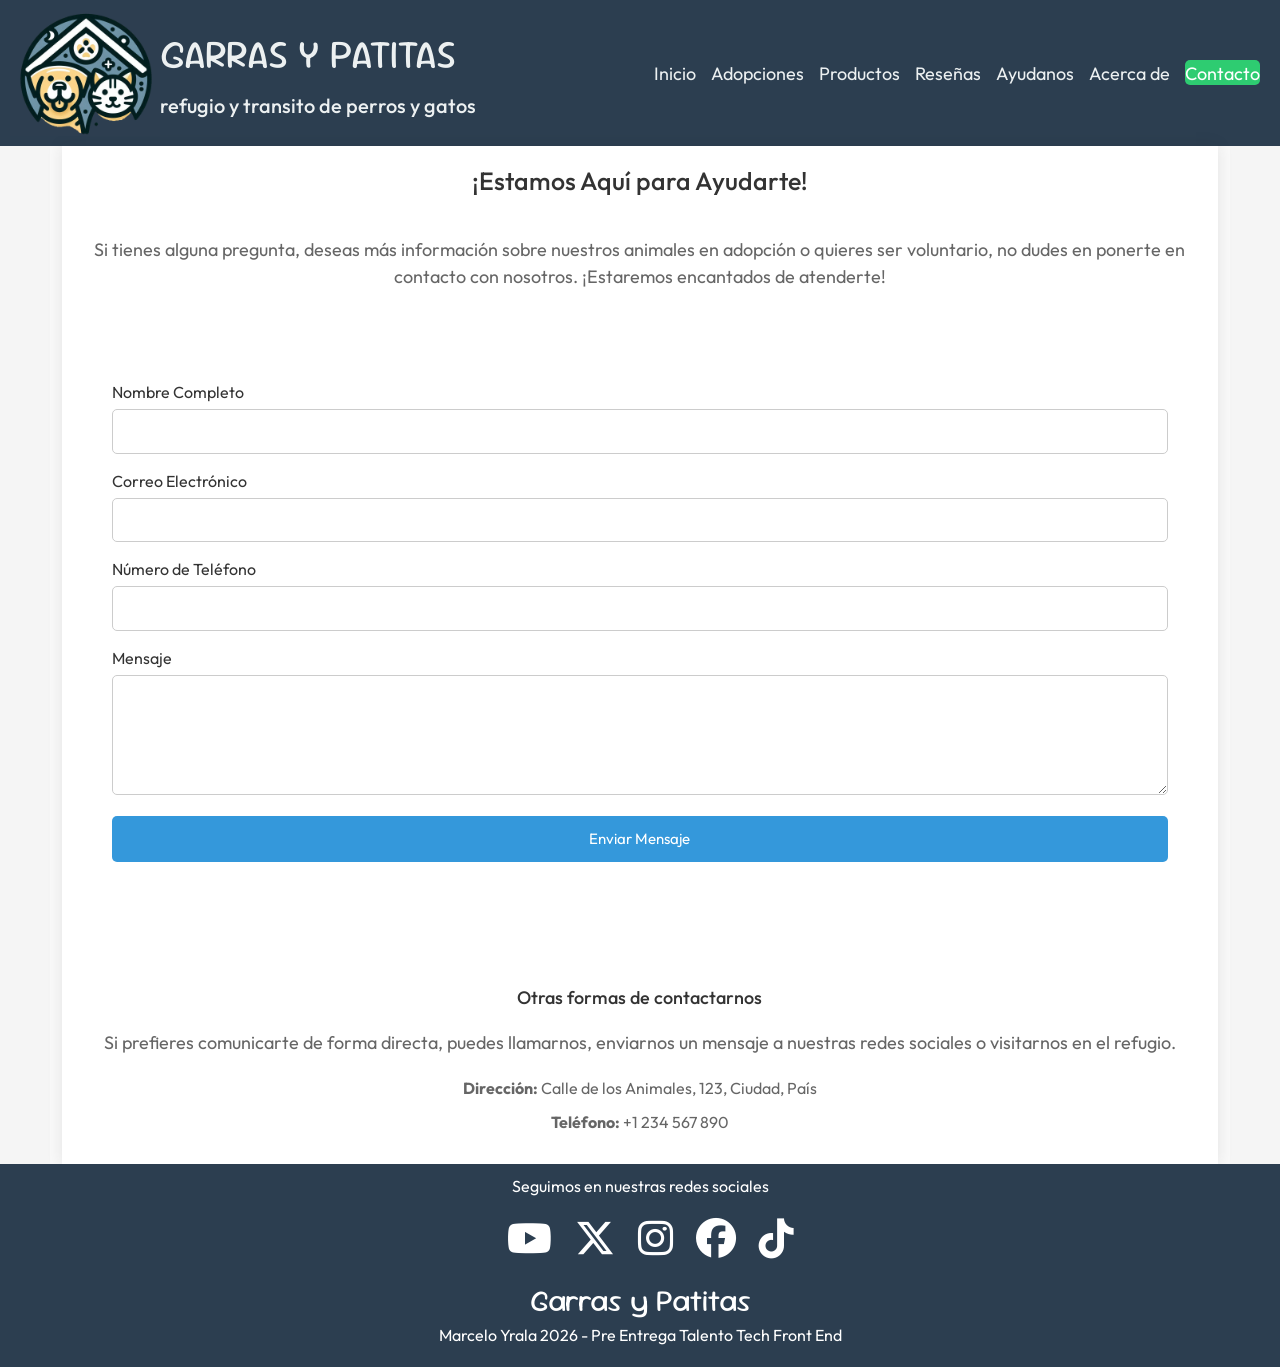
<file: contacto.html>
<!DOCTYPE html>
<html lang="es">
<head>
    <meta charset="UTF-8">
    <meta name="viewport" content="width=device-width, initial-scale=1.0">
    <title>Garras y Patitas - refugio animal</title>
    <!-- FONT AWESONE -->
    <link rel="stylesheet" href="https://cdnjs.cloudflare.com/ajax/libs/font-awesome/6.6.0/css/all.min.css" integrity="sha512-Kc323vGBEqzTmouAECnVceyQqyqdsSiqLQISBL29aUW4U/M7pSPA/gEUZQqv1cwx4OnYxTxve5UMg5GT6L4JJg==" crossorigin="anonymous" referrerpolicy="no-referrer" />
    <!-- BOOTSTRAP -->
    <link href="https://cdn.jsdelivr.net/npm/bootstrap@5.3.3/dist/css/bootstrap.min.css" rel="stylesheet" integrity="sha384-QWTKZyjpPEjISv5WaRU9OFeRpok6YctnYmDr5pNlyT2bRjXh0JMhjY6hW+ALEwIH" crossorigin="anonymous">
<!-- CUSTOM  CSS -->
     <link rel="stylesheet" href="css/estilos.css">
     <link rel="stylesheet" href="css/responsive.css">
<!-- FAVICON -->
    <link rel="shortcut icon" href="img/favicon.png" type="image/x-icon">
     
</head>


<body>
    <header>
        <div class="logo">
        <a href="index.html"><img src="img/logo1.jpg" alt="logo refugio de mascotas"></a>   
        <div class="textoTitulo">
            <p class="titulo">garras y patitas</p>
        <h1>refugio y transito de perros y gatos</h1>
        </div>
        
        
    </div>
        <nav class="navHeader">
            <ul>
                <li><a class="navLinks" href="index.html">Inicio</a></li>
                <li><a class="navLinks" href="adoptar.html">Adopciones</a></li>
                <li><a class="navLinks" href="index.html#productos">Productos</a></li>
                <li><a class="navLinks" href="index.html#resenas">Reseñas</a></li>
                <li><a class="navLinks" href="ayudar.html">Ayudanos</a></li>
                <li><a class="navLinks" href="nosotros.html">Acerca de</a></li>
                <li><a href="contacto.html" class="btnContacto">Contacto</a></li>
            </ul>
        </nav>
        <div class="navMobile">
          <nav class="navbar bg-azul border-bottom border-body" data-bs-theme="dark">
            <div class="container-fluid">
              <!-- <a class="navbar-brand" href="#">Navbar</a> -->
              <button class="navbar-toggler" type="button" data-bs-toggle="collapse" data-bs-target="#navbarNav" aria-controls="navbarNav" aria-expanded="false" aria-label="Toggle navigation">
                <span class="navbar-toggler-icon"></span>
              </button>
              <div class="collapse navbar-collapse" id="navbarNav">
                <ul class="navbar-nav">
                  <li class="nav-item">
                    <a class="nav-link" href="index.html">Inicio</a>
                  </li>
                  <li class="nav-item">
                    <a class="nav-link" href="index.html#productos">Productos</a>
                  </li>
                  <li class="nav-item">
                    <a class="nav-link" href="index.html#resenas">Reseñas</a>
                  </li>
                  <li class="nav-item">
                    <a class="nav-link" aria-current="page" href="adoptar.html">Adopcion</a>
                  </li>
                  <li class="nav-item">
                    <a class="nav-link" href="ayudar.html">Ayudanos</a>
                  </li>
                  <li class="nav-item">
                    <a class="nav-link" href="nosotros.html">Acerca de</a>
                  </li>
                  <li class="nav-item">
                    <a class="nav-link active" href="contacto.html">Contacto</a>
                  </li>
                </ul>
              </div>
            </div>
          </nav>
        </div>
    </header>
    <main>

        <section class="contacto" id="contacto">
            <div class="container-adopciones">
              <h2 class="titulo-contacto">¡Estamos Aquí para Ayudarte!</h2>
              <p class="intro-contacto">Si tienes alguna pregunta, deseas más información sobre nuestros animales en adopción o quieres ser voluntario, no dudes en ponerte en contacto con nosotros. ¡Estaremos encantados de atenderte!</p>
          
              <div class="formulario-contacto">
                <form action="https://formspree.io/f/mrpeylae" method="POST">
                  <input type="hidden" name="producto" id="producto" value="">
                  <div class="campo">
                    <label for="nombre">Nombre Completo</label>
                    <input type="text" id="nombre" name="nombre" required>
                  </div>
          
                  <div class="campo">
                    <label for="email">Correo Electrónico</label>
                    <input type="email" id="email" name="email" required>
                  </div>
          
                  <div class="campo">
                    <label for="telefono">Número de Teléfono</label>
                    <input type="tel" id="telefono" name="telefono">
                  </div>
          
                  <div class="campo">
                    <label for="mensaje">Mensaje</label>
                    <textarea id="mensaje" name="mensaje" rows="4" required></textarea>
                  </div>
          
                  <div class="campo">
                    <button type="submit" class="btn-enviar">Enviar Mensaje</button>
                  </div>
                </form>
              </div>
          
              <div class="informacion-contacto">
                <h3>Otras formas de contactarnos</h3>
                <p>Si prefieres comunicarte de forma directa, puedes llamarnos, enviarnos un mensaje a nuestras redes sociales o visitarnos en el refugio.</p>
          
                <div class="detalles-contacto">
                  <p><strong>Dirección:</strong> Calle de los Animales, 123, Ciudad, País</p>
                  <p><strong>Teléfono:</strong> +1 234 567 890</p>
                </div>
              </div>
            </div>
            <iframe class="mapa-contacto" src="https://www.google.com/maps?q=Plaza%20de%20Mayo%2C%20Buenos%20Aires&output=embed" width="400" height="300" style="border:0;" allowfullscreen="" loading="lazy" referrerpolicy="no-referrer-when-downgrade"></iframe>

          </section>


    </main>

    

    <footer>
      <p>Seguimos en nuestras redes sociales</p>

      <nav class="sociales">
        <ul>
          <li><a href="#"><i class="fa-brands fa-youtube"></i></a></i></li>
          <li><a href="#"><i class="fa-brands fa-x-twitter"></i></a></i></li>
          <li><a href="#"><i class="fa-brands fa-instagram"></i></a></li>
          <li><a href="#"><i class="fa-brands fa-facebook"></i></a></li>
          <li><a href="#"><i class="fa-brands fa-tiktok"></i></a></li>
        </ul>
      </nav>
      <div class="logoFooter">
        Garras y Patitas
      </div>
        <p>Marcelo Yrala 2026 - Pre Entrega Talento Tech Front End</p>
    </footer>

   
    <script src="https://cdn.jsdelivr.net/npm/@popperjs/core@2.11.8/dist/umd/popper.min.js" integrity="sha384-I7E8VVD/ismYTF4hNIPjVp/Zjvgyol6VFvRkX/vR+Vc4jQkC+hVqc2pM8ODewa9r" crossorigin="anonymous"></script>
<script src="https://cdn.jsdelivr.net/npm/bootstrap@5.3.3/dist/js/bootstrap.min.js" integrity="sha384-0pUGZvbkm6XF6gxjEnlmuGrJXVbNuzT9qBBavbLwCsOGabYfZo0T0to5eqruptLy" crossorigin="anonymous"></script>



<script src="js/script.js"></script>
</body>
</html>
</file>
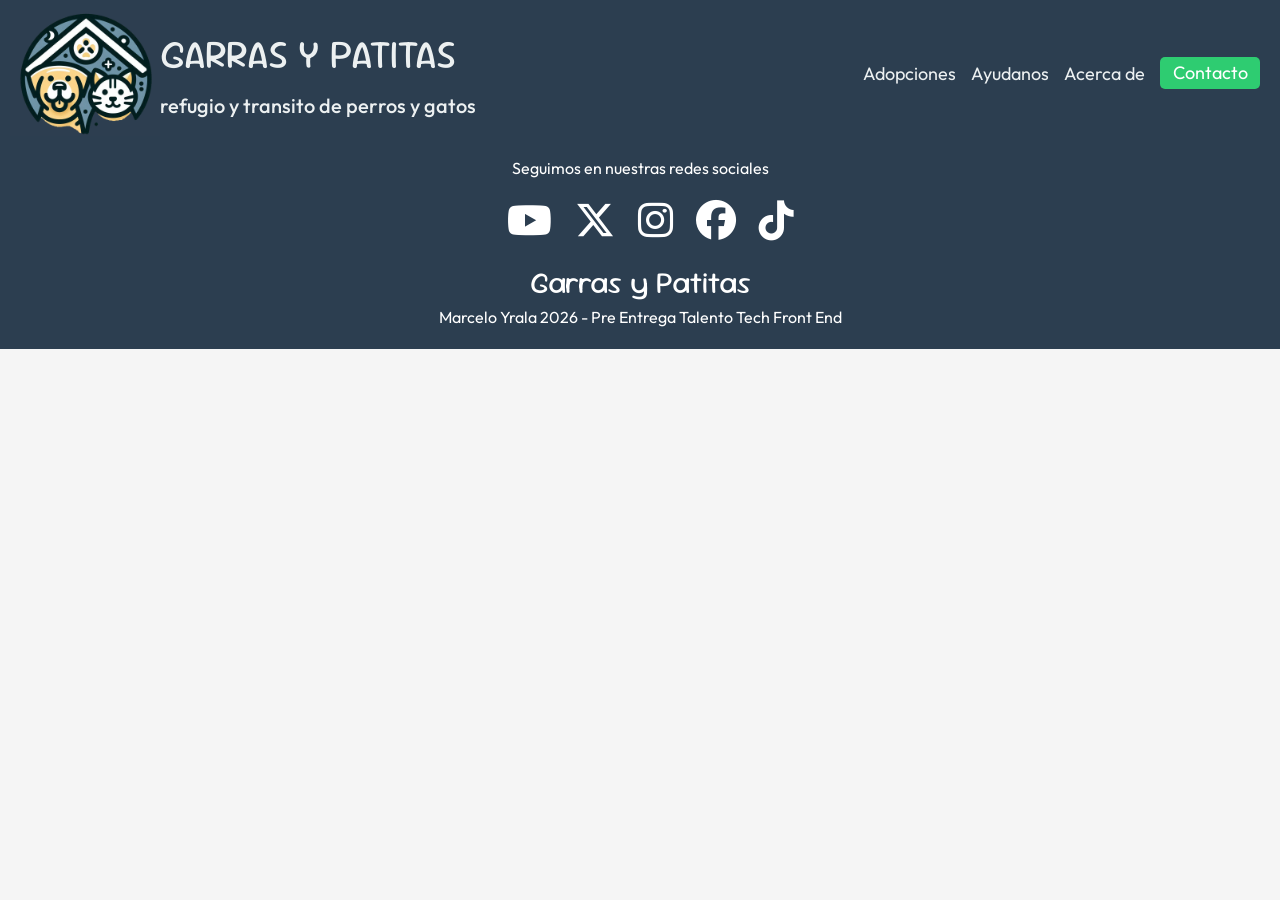
<file: layout.html>
<!DOCTYPE html>
<html lang="es">
<head>
    <meta charset="UTF-8">
    <meta name="viewport" content="width=device-width, initial-scale=1.0">
    <title>Garras y Patitas - refugio animal</title>
    <!-- FONT AWESONE -->
    <link rel="stylesheet" href="https://cdnjs.cloudflare.com/ajax/libs/font-awesome/6.6.0/css/all.min.css" integrity="sha512-Kc323vGBEqzTmouAECnVceyQqyqdsSiqLQISBL29aUW4U/M7pSPA/gEUZQqv1cwx4OnYxTxve5UMg5GT6L4JJg==" crossorigin="anonymous" referrerpolicy="no-referrer" />
    <!-- BOOTSTRAP -->
    <link href="https://cdn.jsdelivr.net/npm/bootstrap@5.3.3/dist/css/bootstrap.min.css" rel="stylesheet" integrity="sha384-QWTKZyjpPEjISv5WaRU9OFeRpok6YctnYmDr5pNlyT2bRjXh0JMhjY6hW+ALEwIH" crossorigin="anonymous">
<!-- CUSTOM  CSS -->
     <link rel="stylesheet" href="css/estilos.css">
<!-- FAVICON -->
    <link rel="shortcut icon" href="img/favicon.png" type="image/x-icon">
     
</head>


<body>
    <header>
        <div class="logo">
        <a href="index.html"><img src="img/logo1.jpg" alt="logo refugio de mascotas"></a>   
        <div class="textoTitulo">
            <p class="titulo">garras y patitas</p>
        <h1>refugio y transito de perros y gatos</h1>
        </div>
        
        
    </div>
        <nav class="navHeader">
          <a class="navLinks" href="adoptar.html">Adopciones</a>
          <a class="navLinks" href="ayudar.html">Ayudanos</a>
          <a class="navLinks" href="nosotros.html">Acerca de</a>
          <a href="contacto.html" class="btnContacto">Contacto</a>
        </nav>
    </header>
    <main>


    </main>

    

    <footer>
      <p>Seguimos en nuestras redes sociales</p>

      <nav class="sociales">
        <ul>
          <li><a href="#"><i class="fa-brands fa-youtube"></i></a></i></li>
          <li><a href="#"><i class="fa-brands fa-x-twitter"></i></a></i></li>
          <li><a href="#"><i class="fa-brands fa-instagram"></i></a></li>
          <li><a href="#"><i class="fa-brands fa-facebook"></i></a></li>
          <li><a href="#"><i class="fa-brands fa-tiktok"></i></a></li>
        </ul>
      </nav>
      <div class="logoFooter">
        Garras y Patitas
      </div>
        <p>Marcelo Yrala 2026 - Pre Entrega Talento Tech Front End</p>
    </footer>

   
    <script src="https://cdn.jsdelivr.net/npm/@popperjs/core@2.11.8/dist/umd/popper.min.js" integrity="sha384-I7E8VVD/ismYTF4hNIPjVp/Zjvgyol6VFvRkX/vR+Vc4jQkC+hVqc2pM8ODewa9r" crossorigin="anonymous"></script>
<script src="https://cdn.jsdelivr.net/npm/bootstrap@5.3.3/dist/js/bootstrap.min.js" integrity="sha384-0pUGZvbkm6XF6gxjEnlmuGrJXVbNuzT9qBBavbLwCsOGabYfZo0T0to5eqruptLy" crossorigin="anonymous"></script>



<script src="js/script.js"></script>
</body>
</html>
</file>
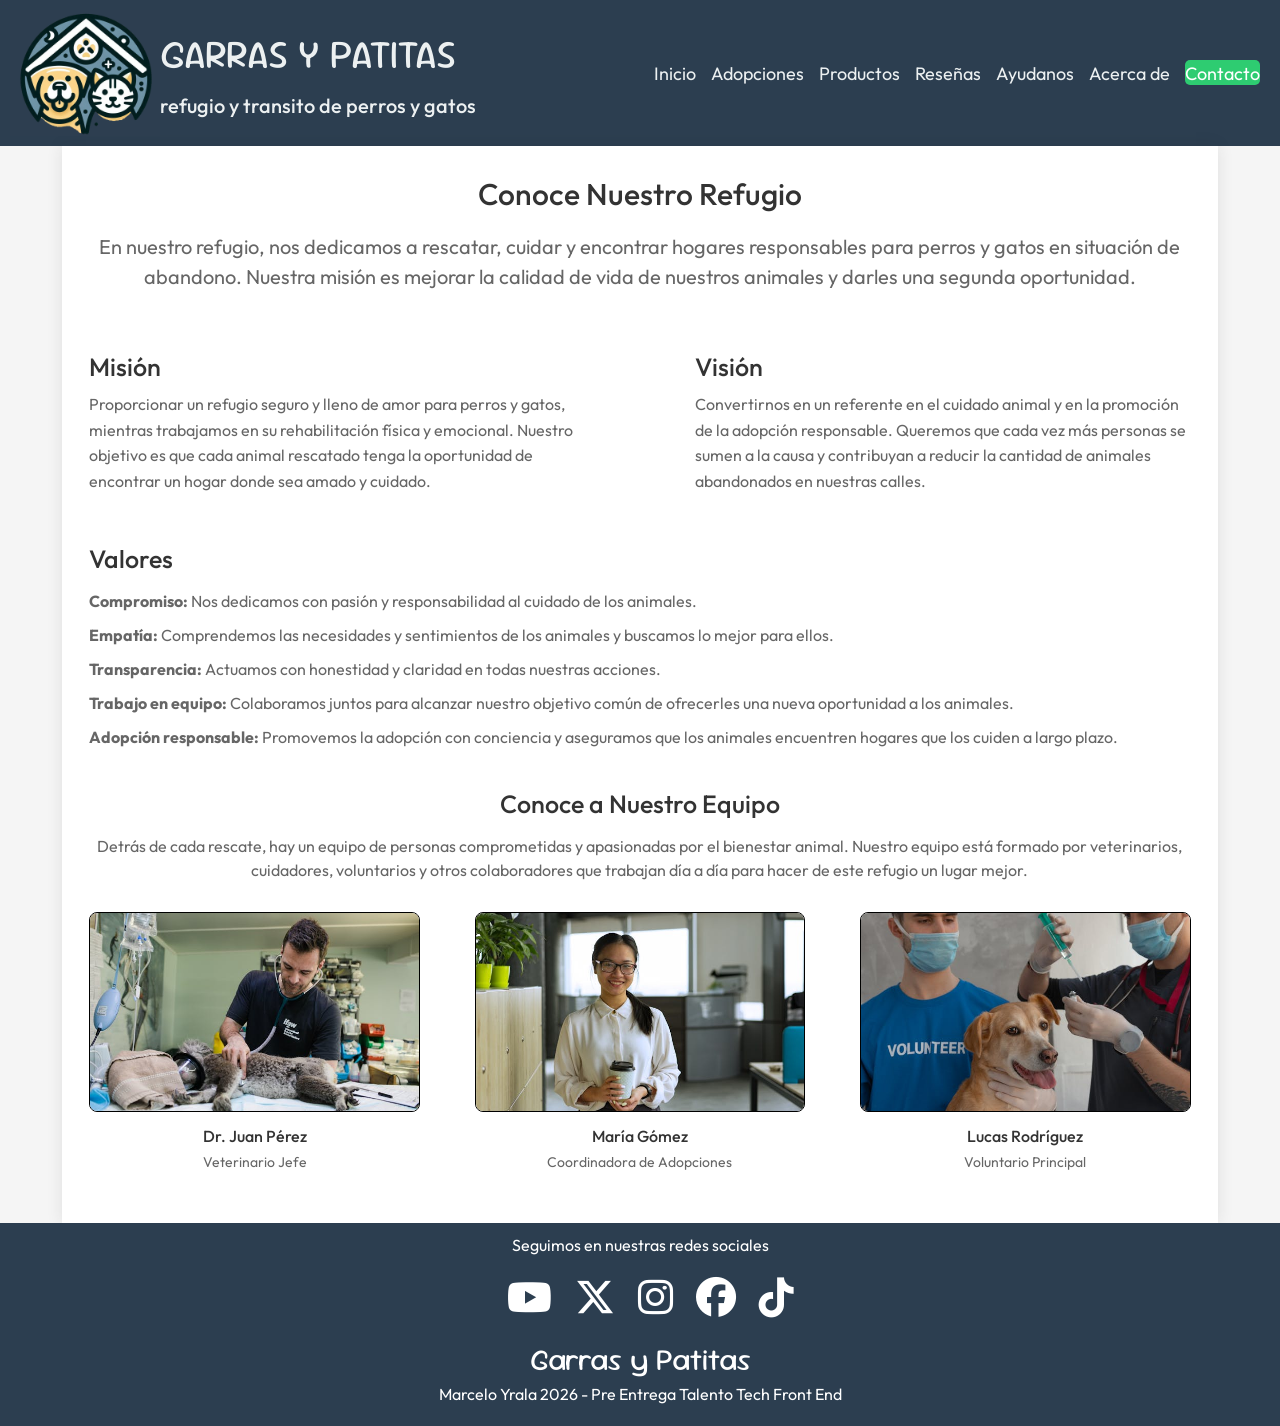
<file: nosotros.html>
<!DOCTYPE html>
<html lang="es">
<head>
    <meta charset="UTF-8">
    <meta name="viewport" content="width=device-width, initial-scale=1.0">
    <title>Garras y Patitas - refugio animal</title>
    <!-- FONT AWESONE -->
    <link rel="stylesheet" href="https://cdnjs.cloudflare.com/ajax/libs/font-awesome/6.6.0/css/all.min.css" integrity="sha512-Kc323vGBEqzTmouAECnVceyQqyqdsSiqLQISBL29aUW4U/M7pSPA/gEUZQqv1cwx4OnYxTxve5UMg5GT6L4JJg==" crossorigin="anonymous" referrerpolicy="no-referrer" />
    <!-- BOOTSTRAP -->
    <link href="https://cdn.jsdelivr.net/npm/bootstrap@5.3.3/dist/css/bootstrap.min.css" rel="stylesheet" integrity="sha384-QWTKZyjpPEjISv5WaRU9OFeRpok6YctnYmDr5pNlyT2bRjXh0JMhjY6hW+ALEwIH" crossorigin="anonymous">
<!-- CUSTOM  CSS -->
     <link rel="stylesheet" href="css/estilos.css">
     <link rel="stylesheet" href="css/responsive.css">
<!-- FAVICON -->
    <link rel="shortcut icon" href="img/favicon.png" type="image/x-icon">
     
</head>


<body>
    <header>
        <div class="logo">
        <a href="index.html"><img src="img/logo1.jpg" alt="logo refugio de mascotas"></a>   
        <div class="textoTitulo">
            <p class="titulo">garras y patitas</p>
        <h1>refugio y transito de perros y gatos</h1>
        </div>
        
        
    </div>
        <nav class="navHeader">
            <ul>
                <li><a class="navLinks" href="index.html">Inicio</a></li>
                <li><a class="navLinks" href="adoptar.html">Adopciones</a></li>
                <li><a class="navLinks" href="index.html#productos">Productos</a></li>
                <li><a class="navLinks" href="index.html#resenas">Reseñas</a></li>
                <li><a class="navLinks" href="ayudar.html">Ayudanos</a></li>
                <li><a class="navLinks" href="nosotros.html">Acerca de</a></li>
                <li><a href="contacto.html" class="btnContacto">Contacto</a></li>
            </ul>
        </nav>
        <div class="navMobile">
          <nav class="navbar bg-azul border-bottom border-body" data-bs-theme="dark">
            <div class="container-fluid">
              <!-- <a class="navbar-brand" href="#">Navbar</a> -->
              <button class="navbar-toggler" type="button" data-bs-toggle="collapse" data-bs-target="#navbarNav" aria-controls="navbarNav" aria-expanded="false" aria-label="Toggle navigation">
                <span class="navbar-toggler-icon"></span>
              </button>
              <div class="collapse navbar-collapse" id="navbarNav">
                <ul class="navbar-nav">
                  <li class="nav-item">
                    <a class="nav-link" href="index.html">Inicio</a>
                  </li>
                  <li class="nav-item">
                    <a class="nav-link" href="index.html#productos">Productos</a>
                  </li>
                  <li class="nav-item">
                    <a class="nav-link" href="index.html#resenas">Reseñas</a>
                  </li>
                  <li class="nav-item">
                    <a class="nav-link" aria-current="page" href="adoptar.html">Adopcion</a>
                  </li>
                  <li class="nav-item">
                    <a class="nav-link" href="ayudar.html">Ayudanos</a>
                  </li>
                  <li class="nav-item">
                    <a class="nav-link active" href="nosotros.html">Acerca de</a>
                  </li>
                  <li class="nav-item">
                    <a class="nav-link" href="contacto.html">Contacto</a>
                  </li>
                </ul>
              </div>
            </div>
          </nav>
        </div>
    </header>
    <main>
        <div class="container-adopciones">
            <section class="acerca-de" id="acerca-de">
                <div class="container">
                  <h2 class="titulo-acerca-de">Conoce Nuestro Refugio</h2>
                  <p class="intro-acerca-de">En nuestro refugio, nos dedicamos a rescatar, cuidar y encontrar hogares responsables para perros y gatos en situación de abandono. Nuestra misión es mejorar la calidad de vida de nuestros animales y darles una segunda oportunidad.</p>
              
                  <div class="mision-vision">
                    <div class="mision">
                      <h3>Misión</h3>
                      <p>Proporcionar un refugio seguro y lleno de amor para perros y gatos, mientras trabajamos en su rehabilitación física y emocional. Nuestro objetivo es que cada animal rescatado tenga la oportunidad de encontrar un hogar donde sea amado y cuidado.</p>
                    </div>
              
                    <div class="vision">
                      <h3>Visión</h3>
                      <p>Convertirnos en un referente en el cuidado animal y en la promoción de la adopción responsable. Queremos que cada vez más personas se sumen a la causa y contribuyan a reducir la cantidad de animales abandonados en nuestras calles.</p>
                    </div>
                  </div>
              
                  <div class="valores">
                    <h3>Valores</h3>
                    <ul>
                      <li><strong>Compromiso:</strong> Nos dedicamos con pasión y responsabilidad al cuidado de los animales.</li>
                      <li><strong>Empatía:</strong> Comprendemos las necesidades y sentimientos de los animales y buscamos lo mejor para ellos.</li>
                      <li><strong>Transparencia:</strong> Actuamos con honestidad y claridad en todas nuestras acciones.</li>
                      <li><strong>Trabajo en equipo:</strong> Colaboramos juntos para alcanzar nuestro objetivo común de ofrecerles una nueva oportunidad a los animales.</li>
                      <li><strong>Adopción responsable:</strong> Promovemos la adopción con conciencia y aseguramos que los animales encuentren hogares que los cuiden a largo plazo.</li>
                    </ul>
                  </div>
              
                  <div class="equipo">
                    <h3>Conoce a Nuestro Equipo</h3>
                    <p>Detrás de cada rescate, hay un equipo de personas comprometidas y apasionadas por el bienestar animal. Nuestro equipo está formado por veterinarios, cuidadores, voluntarios y otros colaboradores que trabajan día a día para hacer de este refugio un lugar mejor.</p>
              
                    <div class="miembros-equipo">
                      <div class="miembro">
                        <img src="img/veterinario.jpg" alt="Veterinario" class="foto-miembro">
                        <h4>Dr. Juan Pérez</h4>
                        <p>Veterinario Jefe</p>
                      </div>
                      <div class="miembro">
                        <img src="img/coordinadora.jpg" alt="María Gómez" class="foto-miembro">
                        <h4>María Gómez</h4>
                        <p>Coordinadora de Adopciones</p>
                      </div>
                      <div class="miembro">
                        <img src="img/voluntario.jpg" alt="Lucas Rodríguez" class="foto-miembro">
                        <h4>Lucas Rodríguez</h4>
                        <p>Voluntario Principal</p>
                      </div>
                    </div>
                  </div>
                </div>
              </section>
        </div>
       

    </main>

    

    <footer>
      <p>Seguimos en nuestras redes sociales</p>

      <nav class="sociales">
        <ul>
          <li><a href="#"><i class="fa-brands fa-youtube"></i></a></i></li>
          <li><a href="#"><i class="fa-brands fa-x-twitter"></i></a></i></li>
          <li><a href="#"><i class="fa-brands fa-instagram"></i></a></li>
          <li><a href="#"><i class="fa-brands fa-facebook"></i></a></li>
          <li><a href="#"><i class="fa-brands fa-tiktok"></i></a></li>
        </ul>
      </nav>
      <div class="logoFooter">
        Garras y Patitas
      </div>
        <p>Marcelo Yrala 2026 - Pre Entrega Talento Tech Front End</p>
    </footer>

   
    <script src="https://cdn.jsdelivr.net/npm/@popperjs/core@2.11.8/dist/umd/popper.min.js" integrity="sha384-I7E8VVD/ismYTF4hNIPjVp/Zjvgyol6VFvRkX/vR+Vc4jQkC+hVqc2pM8ODewa9r" crossorigin="anonymous"></script>
<script src="https://cdn.jsdelivr.net/npm/bootstrap@5.3.3/dist/js/bootstrap.min.js" integrity="sha384-0pUGZvbkm6XF6gxjEnlmuGrJXVbNuzT9qBBavbLwCsOGabYfZo0T0to5eqruptLy" crossorigin="anonymous"></script>



<script src="js/script.js"></script>
</body>
</html>
</file>
<file: css/estilos.css>
@import url('https://fonts.googleapis.com/css2?family=Concert+One&family=Outfit:wght@100..900&family=Sour+Gummy:ital,wght@0,100..900;1,100..900&display=swap');



/* RESET */

*{
    margin: 0px;
    padding: 0px;
    box-sizing: border-box;

}
/* ESTILOS GLOBALES */
html{
    font-size: 62.5%;

}

body {
    font-size: 1.6rem;
    font-family: "Outfit", sans-serif;
    background-color: #F5F5F5;
    color: #333
}

img {
    max-width: 100%;
}

a{
    text-decoration: none;
    color: #333;
}

/* HEADER */
header{
    display: flex;
    flex-wrap: wrap;
    justify-content: space-between;
    align-items: center;
    gap: 1rem;
    background-color: #2C3E50;
    padding: 1rem;
}

header img {
    width: 150px;
}

.titulo {
    /* font-family: "Concert One", sans-serif; */
    font-family: "Sour Gummy", sans-serif;
    font-size: 4rem;
    text-transform: uppercase;
    color: #ECF0F1;
}

.textoTitulo h1 {
    font-size: 2rem;
    color: #ECF0F1;
}

.navHeader{
    display: flex;
    flex-wrap: wrap;
    justify-content: center;
    align-items: center;
    gap: 1.5rem;
}


.navLinks {
    font-size: 1.8rem;
    color: #ECF0F1;
}
.navLinks:hover {
    border: solid 2px #3498DB;
    width: 100px;
    height: 30px;
    cursor: pointer;
    color: #fff;
    border-radius: .5rem;
    margin-right: 1rem;
    text-align: center;
    transform: scale(1.2);
}
/* LOGO */
.logo {
    display: flex;
    justify-content: center;
    align-items: center;
}
/* BOTONES */



.botonAdoptar, .botonDonar {
    border: none;
    background-color: #3498DB;
    width: 200px;
    height: 30px;
    cursor: pointer;
    color: #fff;
    border-radius: 5px;
  text-transform: uppercase;
  display: flex;
  justify-content: center;
  align-items: center;
  
 
}


.botonAdoptar:hover{
    background-color: #2980B9;
}
.botonDonar{
    background-color: #1ABC9C;
    color: #fff;
}

.botonDonar:hover{
    background-color: #16A085;;
}

.btnContacto{
    border: none;
    background-color: #2ECC71;
    width: 100px;
    height: 32px;
    cursor: pointer;
    color: #fff;
    border-radius: .5rem;
    margin-right: 1rem;
    font-size: 1.8rem;
    text-align: center;
    justify-content: center;
    align-items: center;
    padding-top: .2rem;
    }

.btnContacto:hover{
    background-color: #27AE60;
    transform: scale(1.1);
}

/* ASIDE */
aside {
    width: 35%;
    display: flex;
    flex-direction: column;
    gap: 2rem;
    margin-top: 2rem;
    margin-right: .5rem;

    
    
}
aside img {
    width: 300px;
    display: flex;
    align-items: center;
}

.asideButtons {
    display: flex;
    gap: 3rem;
    
}

.container_flex {
    display: flex;
    flex-wrap: wrap;
    gap: 2rem;
    justify-content: space-between;
    align-items: flex-start;
    margin: 0 auto;
    width: 98%;
    background-color: #FFF;
    box-shadow: 0px 0px 15px 0px rgba(40, 39, 39, 0.1);
}
.container_cards{
    display: flex;
    gap: 1rem;
    flex-wrap: wrap;
    justify-content: center;
    flex: 1 1 60rem;
    min-width: 0;
    background-color: #fff;
}

/* ARTICLE */
article {
    width: 20rem;
    height: 40rem;
    background-color: #ECF0F1;
    text-align: center;
    padding: 2rem;
    margin: 2.5rem;
    border-radius: .5rem;
    box-shadow: -9px 11px 9px -9px rgba(181,159,120,0.5);
    max-width: 100%;
    
   
}
article:hover{
    /* transform: scale(1.1); */
    width: 20rem;
    height: 41rem;
padding-top: 2.3rem;
    /* padding:2.5rem;
    margin: 3rem; */
    box-shadow: -10px 12px 10px -10px rgb(129, 113, 86);
}

article h2{
    text-transform: uppercase;
    color: #3498DB;
}

article img {
    width: 300px;
    max-width: 100%;
    height: auto;
    border-radius: .5rem;
}

article a{
    margin-top: 2rem;
    background-color: #2ECC71; 
    color: #fff;
    padding: 1rem;
    border-radius: 5px;
}

article a:hover {
    background: #27AE60; 
}

.info-btn{
    margin-bottom: 2rem;
}

footer {
    background-color: #2C3E50 ;
    text-align: center;
    padding: 1rem;
    margin: 0;
    display: flex;
    flex-direction: column;
    justify-content: center;
    align-items: center;
    color: #fff;
}

footer li {
    list-style: none;
}
.sociales li{
    display: inline-block;
}

.sociales i {
    font-size: 4rem;
    margin: 1rem;
    color: #fff;
}

.sociales i:hover {
    color: #3498DB;
    transform: scale(1.3);
}
.logoFooter{
    font-size: 3rem;
    font-family: "Sour Gummy", sans-serif;
}
.carousel{
  
  max-width: 100%;
}

main{
    margin: 0 5rem auto;
}
/* main h2 {
    margin: 0 5rem auto;
    text-align: center;
    background-color: #FFF;
    padding: 1rem;
} */
.container_cards h3 {
    text-align: center;
    background-color: #ECF0F1;
    height: 4rem;
    width: 30rem;
    margin: .2rem;
    /* margin-top: .5rem; */
    padding: .5rem;
    box-shadow: -9px 11px 9px -9px rgba(181,159,120,0.5);
    justify-content: center;
    align-items: center;
    
}
.peludos {
    display: flex;
    justify-content: center;
    align-items: center;
    width: 100%;
    margin-top: .5rem;
    
}

article a {
    background-color: #2ECC71;
    color: #fff;
    padding: 1rem;
   
}

article a:hover {
    background: #27AE60;
}




.adoptar{
    margin-top: 20px;
    
}

article a i {
    color:#fff;
}
article a i:hover {
    color: #ff0000;
}

article li {
    list-style: none;
}


/* SECCION ADOPTAR */
.titulo-adopcion {
    font-size: 3rem;
    color: #333;
    text-align: center;
    margin-bottom: 20px;
  }
  
.container-adopciones {
    display: flex;
    flex-direction: column;
    width: 98%;
    margin: 0 auto;
    padding: 20px;
    gap: 2rem;
    background-color: #Fff;
    box-shadow: 0px 0px 15px 0px rgba(40, 39, 39, 0.1);
  }
.intro {
    text-align: center;
    font-size: 2rem;
    color: #666;
    margin-bottom: 30px;
  }
  
  /* PASOS ADOPCION */
  ol.pasos-adopcion {
    padding-left: 20px;
  }

  ol.pasos-adopcion a {
    color: #27ae60;
  }
  
  .pasos-adopcion li {
    font-size: 1.8rem;
    margin-bottom: 15px;
  }
  
  /* GALERIA ANIMALES */
  .galeria-adopcion {
    display: flex;
    justify-content: space-between;
    flex-wrap: wrap;
    gap: 20px;
  }
  
  .animal {
    background-color: #fff;
    border-radius: 8px;
    overflow: hidden;
    width: 30%;
    box-shadow: 0 2px 10px rgba(0, 0, 0, 0.1);
    text-align: center;
    padding: 20px;
  }
  
  .foto-animal {
    width: 100%;
    border-radius: 8px;
    object-fit: cover;
    height: 200px;
  }
  
  .animal h3 {
    font-size: 1.5rem;
    color: #333;
  }
  
  .animal p {
    font-size: 1.3rem;
    color: #666;
  }
  
  .btn-adoptar {
    display: inline-block;
    padding: 10px 20px;
    margin-top: 15px;
    background-color: #3498db;
    color: white;
    text-decoration: none;
    border-radius: 5px;
  }
  
  .btn-adoptar:hover {
    background-color: #2980b9;
  }
  
  /* SECCION REQUISITOS */
  .requisitos {
    list-style-type: disc;
    margin-left: 20px;
  }
  
  .requisitos li {
    font-size: 1.8rem;
    color: #666;
  }
  
  /* BOTON DE CONTACTO */
  .btn-contacto {
    display: flex;
    width: 30rem;
    padding: 10px 20px;
    background-color: #2ecc71;
    color: white;
    text-decoration: none;
    border-radius: 5px;
    margin-top: 20px;
    text-align: center;
    justify-content: center;
    align-items: center;
  }
  
  .btn-contacto:hover {
    background-color: #27ae60;
  }


  .divContacto {
    display: flex;
    align-items: center;
    justify-content: center;
  }

/* FORMULARIO ADOPCION */

.formulario-adopcion {
    background-color: #fff;
    border-radius: 8px;
    padding: 20px;
    box-shadow: 0 4px 12px rgba(0, 0, 0, 0.1);
    margin-top: 40px;
  }
  
  .formulario-adopcion h2 {
    text-align: center;
    font-size: 2.5rem;
    color: #333;
  }
  
  .formulario-adopcion p {
    font-size: 1.8rem;
    text-align: center;
    color: #666;
    margin-bottom: 20px;
  }
  
  h3 {
    font-size: 2rem;
    margin-top: 20px;
    color: #333;
  }
  
  .campo {
    margin-bottom: 15px;
  }
  
  label {
    font-size: 1.8rem;
    color: #333;
    display: block;
    margin-bottom: 5px;
  }
  
  input, select, textarea {
    width: 100%;
    padding: 10px;
    border: 1px solid #ccc;
    border-radius: 5px;
    font-size: 1.6rem;
  }
  
  textarea {
    height: 120px;
    resize: vertical;
  }
  
  select {
    font-size: 1.6rem;
  }
  
  button {
    padding: 12px 25px;
    background-color: #3498db;
    color: white;
    font-size: 1.6rem;
    border: none;
    border-radius: 5px;
    cursor: pointer;
    width: 100%;
  }
  
  button:hover {
    background-color: #2980b9;
  }
  
  input[type="checkbox"] {
    margin-right: 10px;
  }
  
  .btn-enviar {
    display: inline-block;
    background-color: #2ecc71;
    color: white;
    padding: 12px 20px;
    font-size: 1.6rem;
    border: none;
    border-radius: 5px;
    cursor: pointer;
    width: 100%;
  }
  
  .btn-enviar:hover {
    background-color: #27ae60;
  }
  

 .faq p{
  font-size: 2.3rem;
  
 }

 .collapsed {
  font-size: 1.7rem;
 }

 /* SECCION AYUDANOS */

.titulo-ayudanos {
  font-size: 3rem;
  color: #333;
  text-align: center;
  margin-bottom: 20px;
}

.intro-ayudanos {
  font-size: 2rem;
  color: #666;
  text-align: center;
  margin-bottom: 40px;
}

.opciones-ayuda {
  display: flex;
  justify-content: space-between;
  gap: 20px;
  flex-wrap: wrap;
}

.opcion {
  background-color: #fff;
  border-radius: 8px;
  box-shadow: 0 4px 8px rgba(0, 0, 0, 0.1);
  padding: 20px;
  width: 30%;
  text-align: center;
  transition: transform 0.3s ease, box-shadow 0.3s ease;
}

.opcion:hover {
  transform: translateY(-10px);
  box-shadow: 0 8px 16px rgba(0, 0, 0, 0.2);
}

.opcion h3 {
  font-size: 2rem;
  color: #333;
  margin-bottom: 15px;
}

.opcion p {
  font-size: 1.6rem;
  color: #666;
  margin-bottom: 20px;
}

.btn-donacion,
.btn-voluntariado,
.btn-eventos {
  padding: 12px 25px;
  background-color: #3498db;
  color: white;
  font-size: 1.1rem;
  text-decoration: none;
  border-radius: 5px;
}

.btn-donacion:hover,
.btn-voluntariado:hover,
.btn-eventos:hover {
  background-color: #2980b9;
}

.info-contacto {
  text-align: center;
  margin-top: 30px;
}

.info-contacto a {
  color: #3498db;
  text-decoration: none;
}

.info-contacto a:hover {
  text-decoration: underline;
}

/*SECCION ACERCA DE*/
.acerca-de {
  background-color: #fff;
  margin-top: 1rem;
}

.titulo-acerca-de {
  font-size: 3rem;
  color: #333;
  text-align: center;
  margin-bottom: 2rem;
}

.intro-acerca-de {
  font-size: 2rem;
  color: #666;
  text-align: center;
  margin-bottom: 40px;
}

.mision-vision {
  display: flex;
  justify-content: space-between;
  gap: 30px;
  margin-bottom: 40px;
  flex-wrap: wrap;
}

.mision, .vision {
  width: 45%;
}

.mision h3, .vision h3 {
  font-size: 2.5rem;
  color: #333;
  margin-bottom: 10px;
}

.mision p, .vision p {
  font-size: 1.6rem;
  color: #666;
  line-height: 1.6;
}

.valores {
  margin-bottom: 40px;
}

.valores h3 {
  font-size: 2.5rem;
  color: #333;
  margin-bottom: 15px;
}

.valores ul {
  list-style-type: none;
  padding-left: 0;
}

.valores li {
  font-size: 1.6rem;
  color: #666;
  margin-bottom: 10px;
}

.equipo {
  text-align: center;
}

.equipo h3 {
  font-size: 2.5rem;
  color: #333;
  margin-bottom: 15px;
}

.equipo p {
  font-size: 1.6rem;
  color: #666;
  margin-bottom: 30px;
}

.miembros-equipo {
  display: flex;
  justify-content: space-between;
  gap: 30px;
  flex-wrap: wrap;
}

.miembro {
  width: 30%;
  text-align: center;
}

.foto-miembro {
  width: 100%;
  border: .1rem solid black;
  border-radius: .8rem;
  object-fit: cover;
  height: 200px;
  margin-bottom: 15px;
}

.miembro h4 {
  font-size: 1.6rem;
  color: #333;
}

.miembro p {
  font-size: 1.4rem;
  color: #666;
}

/* SECCION CONTACTO */
.contacto {
  background-color: #f9f9f9;
  /* padding: 40px 20px;
  margin-top: 40px; */
}

.titulo-contacto {
  font-size: 2.5rem;
  color: #333;
  text-align: center;
  margin-bottom: 20px;
}

.intro-contacto {
  font-size: 1.8rem;
  color: #666;
  text-align: center;
  margin-bottom: 40px;
}

.formulario-contacto {
  background-color: #fff;
  padding: 30px;
  /* border-radius: 8px;
  box-shadow: 0 4px 12px rgba(0, 0, 0, 0.1); */
  margin-bottom: 40px;
}

.formulario-contacto .campo {
  margin-bottom: 15px;
}

.formulario-contacto label {
  font-size: 1.6rem;
  color: #333;
  display: block;
  margin-bottom: 5px;
}

.formulario-contacto input,
.formulario-contacto textarea {
  width: 100%;
  padding: 10px;
  border: 1px solid #ccc;
  border-radius: 5px;
  font-size: 1.5rem;
}

.formulario-contacto button {
  padding: 12px 25px;
  background-color: #3498db;
  color: white;
  font-size: 1.5rem;
  border: none;
  border-radius: 5px;
  cursor: pointer;
  width: 100%;
}

.formulario-contacto button:hover {
  background-color: #2980b9;
}

.informacion-contacto {
  text-align: center;
}

.informacion-contacto h3 {
  font-size: 1.8rem;
  color: #333;
  margin-bottom: 20px;
}

.informacion-contacto p {
  font-size: 1.8rem;
  color: #666;
  margin-bottom: 20px;
}

.informacion-contacto .detalles-contacto p {
  font-size: 1.6rem;
  color: #666;
  margin-bottom: 10px;
}

.informacion-contacto ul {
  list-style-type: none;
  padding-left: 0;
}

.informacion-contacto ul li {
  font-size: 1.6rem;
  color: #3498db;
  margin-bottom: 8px;
}

.informacion-contacto ul li a {
  text-decoration: none;
  color: inherit;
}

.informacion-contacto ul li a:hover {
  text-decoration: underline;
}


.navMobile {
  display: none;
}

.bg-azul {
  background-color: #2C3E50;
}

.mapa-contacto{
  display: none;
}

/* NAV COMO LISTA */
.navHeader ul {
    display: flex;
    align-items: center;
    gap: 1.5rem;
    list-style: none;
    margin: 0;
    padding: 0;
}

.navHeader li {
    list-style: none;
}

/* TITULOS DE SECCION */
.titulo-seccion {
    font-size: 3rem;
    text-align: center;
    color: #2C3E50;
    margin-bottom: 1rem;
}

.intro-seccion {
    font-size: 1.8rem;
    text-align: center;
    color: #666;
    max-width: 70rem;
    margin: 0 auto 2rem;
    padding: 0 1rem;
}

/* SECCION PRODUCTOS */
.productos {
    background: linear-gradient(135deg, #2C3E50 0%, #3498DB 100%);
    padding: 4rem 2rem;
    margin-top: 3rem;
}

.productos .titulo-seccion,
.productos .intro-seccion {
    color: #ECF0F1;
}

.cards-productos {
    display: flex;
    flex-wrap: wrap;
    justify-content: center;
    gap: 2rem;
    margin-top: 3rem;
}

.card-producto {
    background-color: #fff;
    color: #333;
    width: 28rem;
    height: auto;
    padding: 2.5rem;
    border-radius: .8rem;
    text-align: center;
    display: flex;
    flex-direction: column;
    align-items: center;
    gap: 1rem;
    box-shadow: 0 8px 20px rgba(0, 0, 0, .2);
    transition: transform .3s ease, box-shadow .3s ease;
}

.card-producto:hover {
    width: 28rem;
    height: auto;
    padding-top: 2.5rem;
    transform: translateY(-8px);
    box-shadow: 0 12px 24px rgba(0, 0, 0, .3);
}

.card-producto i {
    font-size: 4.5rem;
    color: #3498DB;
}

.card-producto h3 {
    font-size: 2rem;
    color: #2C3E50;
}

.card-producto p {
    font-size: 1.5rem;
    color: #666;
}

.card-producto .precio {
    font-size: 2rem;
    font-weight: 700;
    color: #27AE60;
    margin-top: auto;
}

.btn-comprar {
    background-color: #2ECC71;
    color: #fff;
    padding: 1rem 2.5rem;
    border-radius: .5rem;
    font-size: 1.6rem;
    text-transform: uppercase;
    margin-top: 1rem;
}

.btn-comprar:hover {
    background-color: #27AE60;
}

/* SECCION RESEÑAS */
.resenas {
    padding: 4rem 2rem;
    margin-top: 3rem;
}

.grid-resenas {
    display: grid;
    grid-template-columns: repeat(auto-fit, minmax(24rem, 1fr));
    gap: 2rem;
    margin-top: 3rem;
}

.resena {
    background-color: #ECF0F1;
    border-left: .5rem solid #3498DB;
    border-radius: .8rem;
    padding: 2rem;
    box-shadow: 0 4px 12px rgba(0, 0, 0, .08);
}

.resena p {
    font-size: 1.6rem;
    color: #444;
    font-style: italic;
    margin-bottom: 1rem;
}

.resena cite {
    font-size: 1.5rem;
    color: #3498DB;
    font-weight: 700;
    font-style: normal;
}
</file>
<file: css/responsive.css>
/* ===== RESPONSIVE ===== */

/* TABLET / NOTEBOOK CHICA */
@media (max-width: 992px) {
  aside {
    width: 100%;
    margin: 0 auto;
    align-items: center;
  }

  .container_flex {
    justify-content: center;
  }
}

/* TABLET CHICA / MOVIL GRANDE */
@media (max-width: 768px) {
  header {
    flex-direction: column;
    text-align: center;
  }

  .navHeader {
    width: 100%;
    margin-top: 1rem;
  }

  .navHeader ul {
    justify-content: center;
    flex-wrap: wrap;
  }

  aside {
    display: none;
  }

  main {
    margin: 0 1.5rem;
  }

  .container_cards {
    justify-content: center;
  }

  article {
    width: 100%;
    max-width: 34rem;
    height: auto;
    margin: 1.5rem;
  }

  article:hover {
    width: 100%;
    max-width: 34rem;
    height: auto;
    padding-top: 2rem;
  }

  .opciones-ayuda {
    display: flex;
    flex-direction: column;
  }

  .opcion {
    width: 100%;
  }

  .galeria-adopcion,
  .miembros-equipo {
    display: flex;
    flex-direction: column;
  }

  .animal,
  .miembro {
    width: 100%;
  }

  .mision-vision {
    flex-direction: column;
  }

  .mision,
  .vision {
    width: 100%;
  }

  .cards-productos {
    flex-direction: column;
    align-items: center;
  }

  .card-producto {
    width: 100%;
    max-width: 40rem;
  }

  .grid-resenas {
    grid-template-columns: 1fr;
  }

  .mapa,
  .mapa-contacto {
    max-width: 100%;
    height: auto;
  }

  .mapa-contacto {
    display: flex;
    justify-content: center;
    align-items: center;
    width: 100%;
    gap: 2rem;
  }

  .contacto .container-adopciones {
    width: 100%;
    padding: 10px;
  }

  .formulario-contacto {
    padding: 15px;
  }

  .titulo-contacto {
    font-size: 2rem;
  }
}

/* MOVIL */
@media (max-width: 512px) {
  html {
    font-size: 55%;
  }

  .navHeader {
    display: none;
  }

  .navMobile {
    display: block;
    width: 100%;
  }

  .container-adopciones {
    width: 100%;
  }

  main {
    width: 100%;
    margin: 0;
    padding: 0;
  }

  article {
    width: 100%;
    max-width: 100%;
    height: auto;
    margin: 1rem 0;
  }

  article:hover {
    width: 100%;
    max-width: 100%;
    height: auto;
    padding-top: 2rem;
  }

  .cards-productos {
    padding: 0 .5rem;
  }

  .grid-resenas {
    gap: 1.5rem;
  }

  .titulo-seccion {
    font-size: 2.3rem;
  }

  .intro-seccion {
    font-size: 1.6rem;
  }
}
</file>
